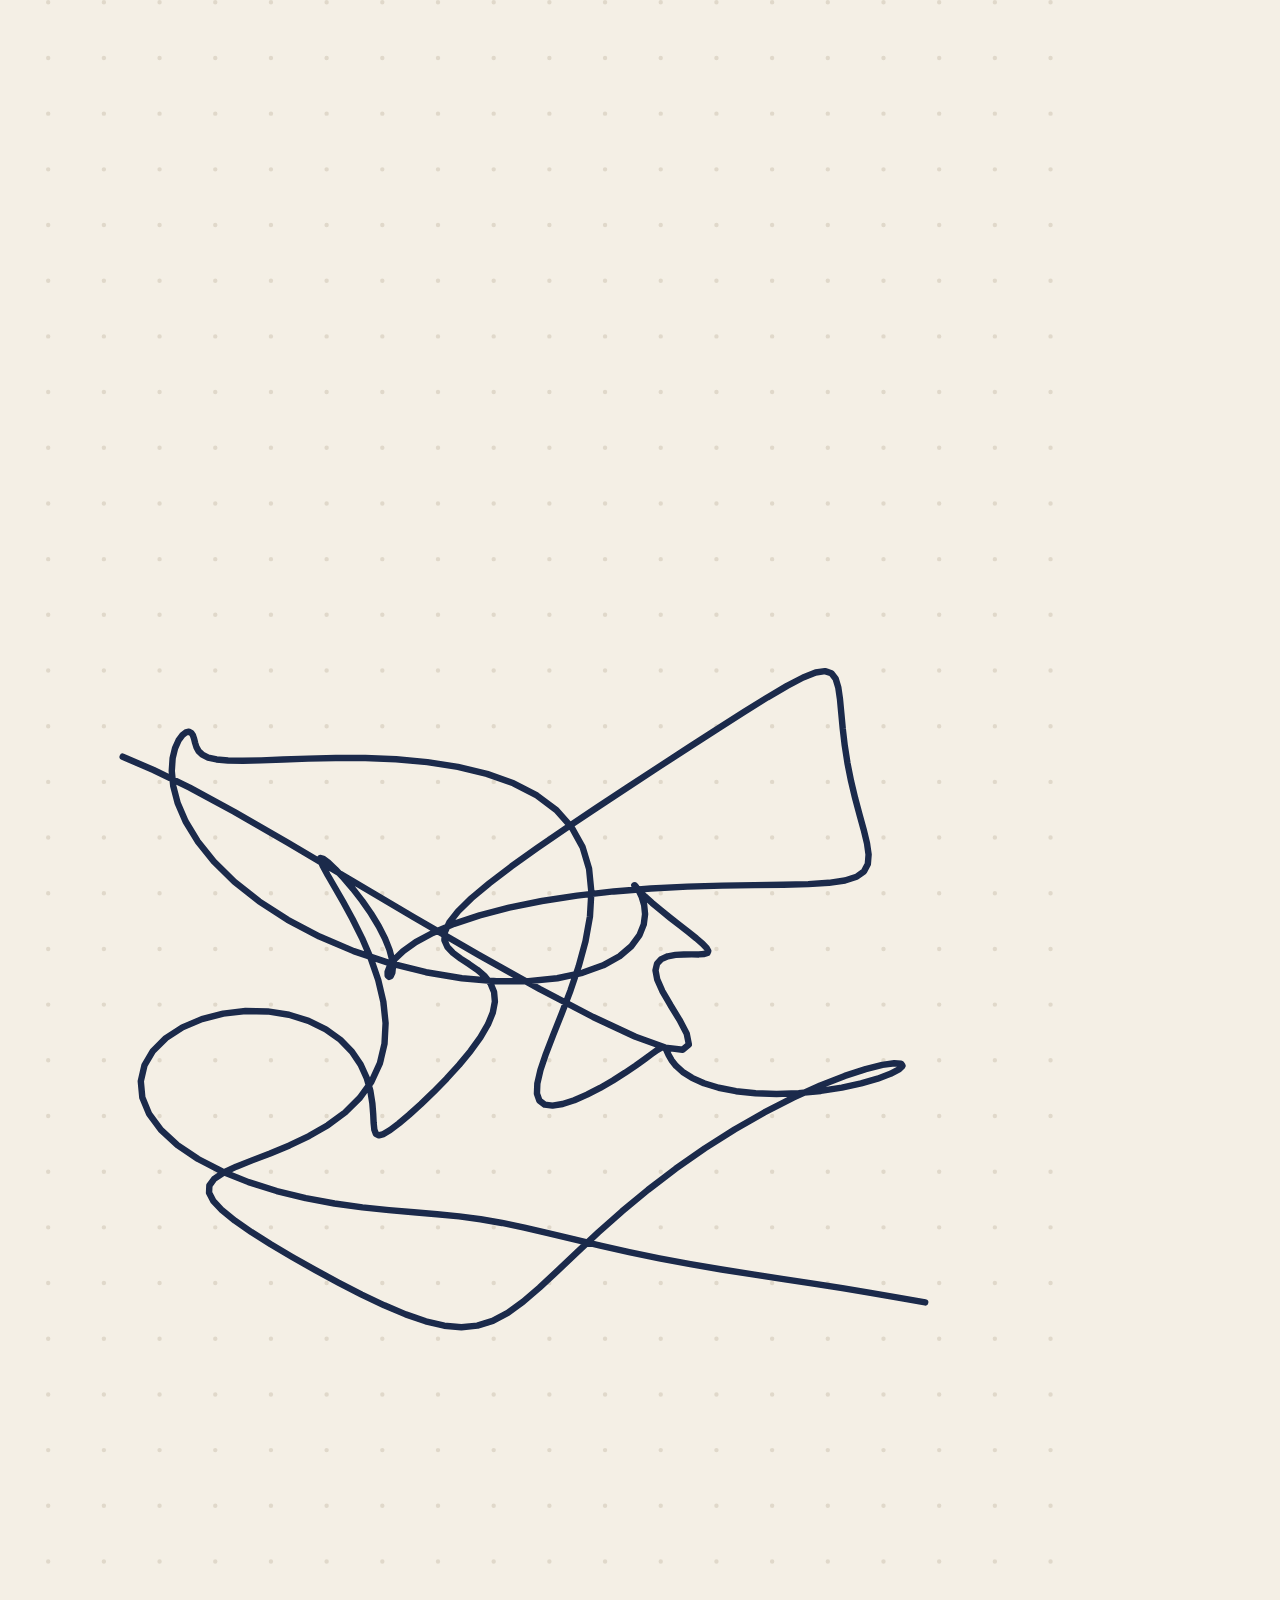
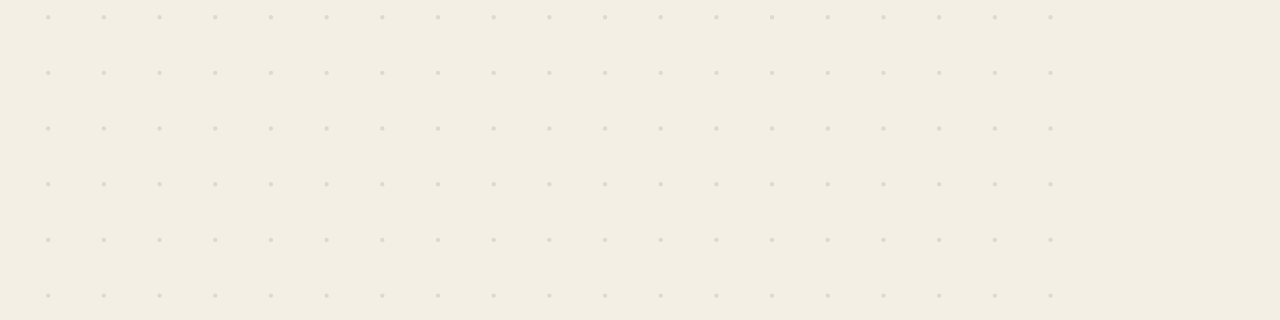
<file: promo/comp.html>
<!DOCTYPE html>
<!-- Rungkai Kusut · "Satu benang" — 1080×1920 TikTok / Reels promo. Built with the onetake method (lib: motion.js, PolyForm NC). -->
<html lang="ms">
<head>
<meta charset="utf-8">
<title>Rungkai Kusut · Satu benang</title>
<link rel="stylesheet" href="fonts.css">
<style>
html,body{margin:0;width:1080px;height:1920px;overflow:hidden;background:#F4EFE5}
canvas{position:absolute;left:0;top:0;width:1080px;height:1920px}
#hud{position:absolute;left:12px;bottom:8px;font:20px monospace;color:#c00;display:none}
</style>
</head>
<body>
<canvas id="cv"></canvas>
<div id="hud"></div>
<script src="motion.js"></script>
<script>
'use strict';
const { clamp, lerp, seg, sstep, ssstep, ease, spring, spline } = OM;
const W = 1080, H = 1920, DUR = 21;
// TikTok + Reels shared safe zone (1080×1920): top 250 (status / tabs / IG header), bottom 480 (caption, audio, nav),
// right 150 (like / comment / share rail), left 72. Everything that must be read lives inside it.
const SAFE = { x0: 72, x1: 930, y0: 250, y1: 1440 };
const CX = (SAFE.x0 + SAFE.x1) / 2;   // 501 — the optical centre of the safe zone, not of the frame
const C = {
  ground: '#F4EFE5', deep: '#E8E1D4', card: '#FFFFFF', line: '#DCD3C3', dot: '#CFC6B5', mute: '#5D6782',
  ink: '#1B2A4A', thread: '#1b2a4b', teal: '#1E7A6C', tealL: '#E1F1EE', mint: '#7FD8B0',
  pink: '#E46F92', pinkD: '#C2456B', pinkL: '#FBE7EE', amber: '#F2B544',
};
const F = {
  sans: (w, px) => `${w} ${px}px Jakarta`,
  serif: px => `400 ${px}px Serif`,
  ital: px => `italic 400 ${px}px Serif`,
};
const Q = new URLSearchParams(location.search);
const cv = document.getElementById('cv'), g = cv.getContext('2d');
const DPR = window.devicePixelRatio || 1;
cv.width = W * DPR; cv.height = H * DPR;

// ───────────────────────── timeline (seconds) ─────────────────────────
const T = {
  hook1: 0.12, hook2: 0.46, hook3: 0.80, hookQ: 1.25,       // three pains, then the question
  grab: 2.75, pull: 2.95, pulled: 4.15, release: 4.35,       // the finger pulls the thread straight
  rungkai: 3.15, tableIn: 4.2, sub1: 5.2, badge: 5.5,         // the table grows under the line
  dash: 6.25, dashHead: 6.45, sub2: 7.35,                      // the line becomes the chart
  restA: 8.45, flow: 9.95, flowHead: 10.05,                    // dead still, then pour down
  burst: 12.55, cta: 14.0, tap: 16.0, end: 17.0,
};
const BURST = [[12.55, 'Data.'], [12.85, 'Dashboard.'], [13.15, 'Automasi.'], [13.45, 'Apps.'], [13.75, 'AI.']];
const BURST_BG = ['#F4EFE5', '#1B2A4A', '#E46F92', '#1E7A6C', '#1B2A4A'];   // a real cut: the whole ground flips on every word
const burstI = t => (t >= BURST[0][0] && t < 14.0) ? OM.staccato(t, BURST).i : -1;
const FLOW_Y = 1340;    // the flow section sits this far below the dashboard in the world
const END_Y = 4000;     // the burst, the checker and the lockup sit here

// ───────────────────────── the thread: one element, every shape ─────────────────────────
const N = 360;
function resample(poly, n = N) {             // even arc-length samples of a polyline
  const L = [0]; for (let i = 1; i < poly.length; i++) L.push(L[i - 1] + Math.hypot(poly[i][0] - poly[i - 1][0], poly[i][1] - poly[i - 1][1]));
  const tot = L[L.length - 1], out = []; let j = 0;
  for (let i = 0; i < n; i++) {
    const d = tot * i / (n - 1); while (j < L.length - 2 && L[j + 1] < d) j++;
    const u = (d - L[j]) / ((L[j + 1] - L[j]) || 1); out.push([lerp(poly[j][0], poly[j + 1][0], u), lerp(poly[j][1], poly[j + 1][1], u)]);
  }
  return out;
}
function catmull(pts, per = 24) {
  const out = [];
  for (let i = 0; i < pts.length - 1; i++) {
    const p0 = pts[Math.max(0, i - 1)], p1 = pts[i], p2 = pts[i + 1], p3 = pts[Math.min(pts.length - 1, i + 2)];
    for (let k = 0; k < per; k++) {
      const u = k / per, u2 = u * u, u3 = u2 * u;
      out.push([0.5 * (2 * p1[0] + (-p0[0] + p2[0]) * u + (2 * p0[0] - 5 * p1[0] + 4 * p2[0] - p3[0]) * u2 + (-p0[0] + 3 * p1[0] - 3 * p2[0] + p3[0]) * u3),
                0.5 * (2 * p1[1] + (-p0[1] + p2[1]) * u + (2 * p0[1] - 5 * p1[1] + 4 * p2[1] - p3[1]) * u2 + (-p0[1] + 3 * p1[1] - 3 * p2[1] + p3[1]) * u3)]);
    }
  }
  out.push(pts[pts.length - 1]); return out;
}
// the tangle: a scribble that breathes. Free ends at both sides; the finger takes the right one.
const TANG = { cx: 500, cy: 1050, end: [880, 1330], start: [130, 820] };
function scribble(s, t) {
  const a = 2 * Math.PI * s, b = 0.6 * Math.sin(1.3 * t + s * 9) ;
  return [TANG.cx + 250 * Math.sin(a * 3 + 0.6 + 0.05 * b) + 105 * Math.sin(a * 7 + 1.9) + 42 * Math.sin(a * 15 + 0.3 + 0.2 * b) + 5 * Math.sin(2.3 * t + s * 31),
          TANG.cy + 190 * Math.sin(a * 2 + 2.1) + 95 * Math.cos(a * 6 + 0.4 + 0.05 * b) + 40 * Math.sin(a * 13 + 1.1) + 5 * Math.cos(1.9 * t + s * 27)];
}
function tangle(t) {
  const P = [];
  for (let i = 0; i < N; i++) {
    const s = i / (N - 1); let p = scribble(s, t);
    if (s > 0.93) { const u = seg(s, 0.93, 1), q = scribble(0.93, t); p = [lerp(p[0], lerp(q[0], TANG.end[0], u), ssstep(0, 1, u)), lerp(p[1], lerp(q[1], TANG.end[1], u), ssstep(0, 1, u))]; }
    if (s < 0.05) { const u = 1 - seg(s, 0, 0.05), q = scribble(0.05, t); p = [lerp(p[0], lerp(q[0], TANG.start[0], u), ssstep(0, 1, u)), lerp(p[1], lerp(q[1], TANG.start[1], u), ssstep(0, 1, u))]; }
    P.push(p);
  }
  return P;
}
const LINE_Y = 760, TBL = { x0: 110, x1: 890 };
const STRAIGHT = resample([[TBL.x0, LINE_Y], [TBL.x1, LINE_Y]]);
// chart: seven days of sales inside the dashboard card
const VALS = [30, 44, 38, 57, 50, 71, 86];
const CH = { x0: 150, x1: 860, y0: 985, y1: 1330 };
const CPTS = VALS.map((v, i) => [CH.x0 + i * (CH.x1 - CH.x0) / 6, CH.y1 - v / 100 * (CH.y1 - CH.y0)]);
const CHART = resample(catmull(CPTS));
// flow: a stepper line down the left gutter, one node per process
const FX = 150, FTOP = 1690 + 0, FBOT = 2960;
const FLOW = resample([[FX, FTOP], [FX, FBOT]]);
const NODES = [
  { y: 2045, a: 'Borang kertas', b: 'Borang digital' },
  { y: 2330, a: 'Kelulusan WhatsApp', b: 'Workflow automatik' },
  { y: 2615, a: 'Taip semula data', b: 'Sistem bersambung' },
];
// the gauge (Data Kusut Checker) and the lockup line
const GA = { cx: CX, cy: END_Y + 1030, r: 290 };
const ARC = resample(Array.from({ length: 121 }, (_, i) => { const a = Math.PI + Math.PI * i / 120; return [GA.cx + GA.r * Math.cos(a), GA.cy + GA.r * Math.sin(a)]; }));
const MARK_Y = END_Y + 905;
let MARKLINE = null, UNDER = [];   // measured in __ready

// a stage re-targets every point, staggered along the thread (dir +1: from s=0, −1: from s=1)
function morph(A, B, t, t0, d, st, dir, curve) {
  const out = new Array(N);
  for (let i = 0; i < N; i++) {
    const s = i / (N - 1), lag = st * (dir > 0 ? s : 1 - s), k = curve(seg(t, t0 + lag, t0 + lag + d - st));
    out[i] = [lerp(A[i][0], B[i][0], k), lerp(A[i][1], B[i][1], k)];
  }
  return out;
}
function underlineFor(t) {   // burst: the thread is the underline of the current word, snapping width on each cut
  const { i } = OM.staccato(t, BURST); const u = UNDER[Math.max(0, i)], prev = UNDER[Math.max(0, i - 1)];
  const tc = BURST[Math.max(0, i)][0], k = spring(t - tc, 0.45, 30), w = lerp(i > 0 ? prev.w : u.w * 0.6, u.w, k);
  const y = END_Y + 960 + 34, wob = OM.ring(t - tc, 9, 34) * 16;
  return Array.from({ length: N }, (_, j) => { const s = j / (N - 1); return [CX - w / 2 + w * s, y + wob * Math.sin(Math.PI * s)]; });
}
function threadAt(t) {
  if (t < T.pull) return tangle(t);
  if (t < T.dash) {
    // pulled from its right end: the end rides the finger, the rest straightens behind it
    const A = tangle(Math.min(t, T.pull + 0.4)); const P = morph(A, STRAIGHT, t, T.pull, 1.2, 0.62, -1, ease.cubicInOut);
    const ring = OM.ring(t - T.pulled, 6, 20) * 22;   // the line twangs when it comes taut
    if (t > T.pulled) for (let i = 0; i < N; i++) P[i][1] += ring * Math.sin(Math.PI * i / (N - 1));
    return P;
  }
  if (t < T.flow) return morph(STRAIGHT, CHART, t, T.dash, 1.0, 0.35, +1, ease.expoOut);
  if (t < T.burst) return morph(CHART, FLOW, t, T.flow, 2.0, 1.35, +1, ease.cubicInOut);
  if (t < T.cta) return underlineFor(t);
  if (t < T.end) return morph(underlineFor(T.cta - 0.001), ARC, t, T.cta, 0.8, 0.2, -1, ease.expoOut);
  return morph(ARC, MARKLINE, t, T.end, 0.9, 0.25, +1, ease.expoInOut);
}
// node i is reached when the pour passes its height
const nodeT = i => { const s = (NODES[i].y + FLOW_Y * 0 - FTOP) / (FBOT - FTOP); return T.flow + 1.35 * s + 0.4; };

// ───────────────────────── messy fragments riding the tangle → clean cells ─────────────────────────
const COLS = [120, 362, 880];
const ROWS = [905, 1005, 1105, 1205];
const TABLE = [['12 Mac', 'Shah Alam', '1,250.00'], ['13 Mac', 'Shah Alam', '2,480.00'], ['14 Mac', 'Klang', '1,960.00'], ['15 Mac', 'Subang', '3,120.00']];
const FRAG = [
  { txt: '12/3/24', s: 0.13, cell: [0, 0] }, { txt: 'shah alam ', s: 0.30, cell: [0, 1] }, { txt: 'RM 1,250', s: 0.45, cell: [0, 2] },
  { txt: '2024-03-13', s: 0.57, cell: [1, 0] }, { txt: 'SHAH ALAM', s: 0.70, cell: [1, 1] }, { txt: '"2480"', s: 0.82, cell: [1, 2] },
  { txt: '#N/A', s: 0.22, cell: null }, { txt: 'duplicate', s: 0.64, cell: null },
];
const hopT = i => T.tableIn + 0.05 + i * 0.07;

// ───────────────────────── camera ─────────────────────────
const KEYS = [
  { t: 0, x: 520, y: 1010, zoom: 1.07 },
  { t: 2.7, x: 530, y: 1000, zoom: 1.04, curve: ease.sineInOut },
  { t: 4.25, x: 540, y: 960, zoom: 1.0, curve: ease.sineInOut },            // follows the pull, ~0.1 s ahead of the twang
  { t: 6.25, x: 540, y: 960, zoom: 1.0 },
  { t: 7.1, x: 540, y: 975, zoom: 1.0, curve: ease.cubicInOut },
  { t: 10.0, x: 540, y: 975, zoom: 1.0 },
  { t: 10.85, x: 540, y: 960 + FLOW_Y, zoom: 1.0, curve: ease.expoInOut },  // whips down with the pour
  { t: 12.0, x: 540, y: 960 + FLOW_Y + 20, zoom: 1.0, curve: ease.sineInOut },
  { t: 12.549, x: 540, y: 960 + FLOW_Y + 20, zoom: 1.0 },
  { t: 12.55, x: 540, y: 960 + END_Y, zoom: 1.0 },                           // hard cut into the burst
  { t: 16.5, x: 540, y: 960 + END_Y, zoom: 1.0 },
  { t: 17.0, x: 540, y: 960 + END_Y - 10, zoom: 1.03, curve: ease.cubicInOut },
  { t: 18.2, x: 540, y: 960 + END_Y, zoom: 1.0, curve: ease.cubicInOut },
];
const HITS = [[1.3, 7, 9], [4.15, 9, 8], [6.35, 5, 10], [12.55, 8, 10], [13.75, 10, 9], [16.45, 8, 9], [17.62, 6, 9]];
const handEnv = t => sstep(0.05, 0.4, t) * (1 - sstep(2.5, 2.9, t)) + sstep(10.7, 11.0, t) * (1 - sstep(11.9, 12.3, t));
function camAt(t) {
  const c = OM.camera(t, KEYS, { W, H }), e = handEnv(t) * 4.5;
  let x = c.x + e * (Math.sin(1.7 * t) + 0.6 * Math.sin(2.9 * t + 1)) / c.zoom, y = c.y + e * (Math.sin(1.3 * t + 2) + 0.5 * Math.sin(3.3 * t)) / c.zoom, rot = c.rot;
  for (const [th, amp, decay] of HITS) { const s = OM.shake(t, th, { amp, decay, seed: Math.round(th * 100) }); x += s.x / c.zoom; y += s.y / c.zoom; rot += s.rot; }
  return { x, y, zoom: c.zoom, rot };
}

// ───────────────────────── the finger (the cause) ─────────────────────────
const FING = [
  { t: 2.35, x: 990, y: 1520 }, { t: T.grab, x: TANG.end[0], y: TANG.end[1] }, { t: T.pull, x: TANG.end[0], y: TANG.end[1] },
  { t: T.pulled, x: TBL.x1, y: LINE_Y }, { t: T.release + 0.5, x: 960, y: 640 },
];
const FING2 = [{ t: 15.35, x: 1000, y: END_Y + 1560 }, { t: 15.92, x: CX + 120, y: END_Y + 1342 }, { t: 16.4, x: CX + 120, y: END_Y + 1342 }, { t: 16.9, x: 1000, y: END_Y + 1520 }];
function finger(t) {
  if (t > 2.35 && t < T.release + 0.5) {
    const p = spline(FING, t), down = t >= T.grab && t <= T.release ? 1 : 0;
    const op = sstep(2.35, 2.6, t) * (1 - sstep(T.release + 0.1, T.release + 0.45, t));
    return { x: p[0], y: p[1], op, down: sstep(T.grab - 0.08, T.grab + 0.05, t) * (1 - sstep(T.release, T.release + 0.12, t)), tap: T.grab };
  }
  if (t > 15.35 && t < 16.9) {
    const p = spline(FING2, t), op = sstep(15.35, 15.6, t) * (1 - sstep(16.45, 16.85, t));
    return { x: p[0], y: p[1], op, down: sstep(T.tap - 0.06, T.tap, t) * (1 - sstep(T.tap + 0.12, T.tap + 0.24, t)), tap: T.tap };
  }
  return null;
}

// ───────────────────────── drawing helpers ─────────────────────────
function txt(s, x, y, font, color, { align = 'left', op = 1, sx = 1, sy = 1, dy = 0, base = 'alphabetic', track = 0 } = {}) {
  if (op <= 0.003) return;
  g.save(); g.globalAlpha *= clamp(op); g.font = font; g.fillStyle = color; g.textAlign = align; g.textBaseline = base;
  if (track) g.letterSpacing = track + 'px';
  g.translate(x, y + dy); g.scale(sx, sy); g.fillText(s, 0, 0); g.restore();
}
function rrect(x, y, w, h, r) { g.beginPath(); g.roundRect(x, y, w, h, r); }
function card(x, y, w, h, r, op, fill = C.card, shadow = true) {
  if (op <= 0.003) return;
  g.save(); g.globalAlpha *= op;
  if (shadow) { g.shadowColor = 'rgba(27,42,74,0.14)'; g.shadowBlur = 50 * DPR; g.shadowOffsetY = 18 * DPR; }
  rrect(x, y, w, h, r); g.fillStyle = fill; g.fill(); g.restore();
}
function chip(s, x, y, font, fg, bg, op = 1, sc = 1, padX = 18, h = 52) {
  if (op <= 0.003) return;
  g.save(); g.font = font; const w = g.measureText(s).width + padX * 2; g.globalAlpha *= op;
  g.translate(x, y); g.scale(sc, sc); rrect(-w / 2, -h / 2, w, h, h / 2); g.fillStyle = bg; g.fill();
  g.fillStyle = fg; g.textAlign = 'center'; g.textBaseline = 'middle'; g.fillText(s, 0, 2); g.restore();
  return w;
}
// a headline line: lands with wordRise, leaves with liftOut
function head(s, x, y, font, color, tIn, tOut, t, opts = {}) {
  if (t < tIn || t > tOut + 0.3 || (tIn < T.burst && t >= T.burst && tOut >= T.burst - 0.01)) return;
  const r = OM.wordRise(t, tIn, { dist: 34, omega: 20 }), o = OM.liftOut(t, tOut, { dur: 0.24, dist: 60 });
  txt(s, x, y, font, color, { ...opts, op: r.op * o.op, dy: r.y + o.dy, sx: r.s * o.s, sy: r.s * o.s });
}
const W_ = (s, font) => { g.save(); g.font = font; const w = g.measureText(s).width; g.restore(); return w; };

// ───────────────────────── seek ─────────────────────────
let CAM, VIEW, TRK = {};
function seek(t) {
  t = clamp(t, 0, DUR);
  g.setTransform(DPR, 0, 0, DPR, 0, 0);
  const bi = burstI(t);
  g.globalAlpha = 1; g.fillStyle = bi > 0 ? BURST_BG[bi] : C.ground; g.fillRect(0, 0, W, H);
  CAM = camAt(t); VIEW = OM.view(CAM, { W, H });
  const setM = M => g.setTransform(M[0] * DPR, M[1] * DPR, M[2] * DPR, M[3] * DPR, M[4] * DPR, M[5] * DPR);

  // far lattice: a data grid the camera slides against
  const G = OM.lattice(CAM, { depth: 1.2, spacing: 54, px: 2.2, W, H }); setM(G.matrix);
  g.fillStyle = C.dot; g.globalAlpha = 0.55; g.beginPath();
  for (let x = G.x0; x <= G.x1; x += G.spacing) for (let y = G.y0; y <= G.y1; y += G.spacing) { g.moveTo(x + G.r, y); g.arc(x, y, G.r, 0, 6.2832); }
  g.fill(); g.globalAlpha = 1;

  setM(VIEW);
  const P = threadAt(t);
  // the thread first, always the same stroke style — it is the one thing that survives every boundary
  g.lineCap = 'round'; g.lineJoin = 'round'; g.strokeStyle = bi > 0 ? '#FFFFFF' : C.thread;
  g.lineWidth = t < T.pull ? 6 : t < T.flow ? lerp(6, 7, sstep(T.dash, T.dash + 0.5, t)) : 7;
  g.beginPath(); g.moveTo(P[0][0], P[0][1]); for (let i = 1; i < N; i++) g.lineTo(P[i][0], P[i][1]); g.stroke();
  TRK.thread = P;

  drawTableAndDash(t, P);
  drawFlow(t, P);
  drawEnd(t, P);

  // the finger, in the world (it is the cause)
  const f = finger(t);
  if (f) {
    g.save(); g.globalAlpha = f.op;
    const pr = t - f.tap; if (pr > 0 && pr < 0.6) { g.beginPath(); g.arc(f.x, f.y, 40 + pr * 150, 0, 6.2832); g.strokeStyle = C.ink; g.globalAlpha = f.op * 0.35 * (1 - pr / 0.6); g.lineWidth = 4; g.stroke(); g.globalAlpha = f.op; }
    const r = 44 - 8 * f.down;
    g.shadowColor = 'rgba(27,42,74,0.25)'; g.shadowBlur = 24 * DPR; g.shadowOffsetY = 8 * DPR;
    g.beginPath(); g.arc(f.x, f.y, r, 0, 6.2832); g.fillStyle = 'rgba(255,255,255,0.78)'; g.fill(); g.shadowColor = 'transparent';
    g.lineWidth = 5; g.strokeStyle = C.ink; g.stroke();
    g.beginPath(); g.arc(f.x, f.y, 11 + 5 * f.down, 0, 6.2832); g.fillStyle = C.ink; g.fill();
    g.restore(); TRK.finger = [f.x, f.y];
  } else TRK.finger = null;

  // screen space: headlines live in the safe zone whatever the camera does
  g.setTransform(DPR, 0, 0, DPR, 0, 0);
  drawHeadlines(t);
  if (Q.has('safe')) drawSafe();
  if (Q.has('hud')) { const h = document.getElementById('hud'); h.style.display = 'block'; h.textContent = t.toFixed(2) + 's'; }
  return true;
}

function drawHeadlines(t) {
  const L = SAFE.x0 + 8;
  // hook: three pains, fast, small; then the question, big
  head('Excel bersepah.', L, 352, F.sans(800, 60), C.ink, T.hook1, T.pull - 0.05, t);
  head('PDF berlambak.', L, 430, F.sans(800, 60), C.ink, T.hook2, T.pull - 0.01, t);
  head('WhatsApp tak henti.', L, 508, F.sans(800, 60), C.ink, T.hook3, T.pull + 0.03, t);
  if (t >= T.hookQ && t < T.pull + 0.4) {
    const r = OM.wordRise(t, T.hookQ, { dist: 40, omega: 18 }), o = OM.liftOut(t, T.pull + 0.07, { dur: 0.24, dist: 60 });
    const op = r.op * o.op, dy = r.y + o.dy;
    txt('Data anda', L, 640, F.serif(104), C.ink, { op, dy });
    const im = OM.impact(t, T.hookQ + 0.06, { sqx: 0.08, sqy: 0.1 });
    let x = L + W_('Data anda ', F.serif(104)); const kb = Math.max(0, t - T.pull + 0.12);
    'kusut?'.split('').forEach((ch, i) => {
      const o = i - 2.5, w = W_(ch, F.ital(104));
      g.save(); g.translate(x + w / 2 + o * 260 * kb + 120 * kb, 640 + r.y - 30 + 900 * kb * kb - 260 * kb * Math.abs(Math.sin(i * 1.7))); g.rotate(o * 1.4 * kb);
      txt(ch, -w / 2, 30, F.ital(104), C.pinkD, { op: r.op * (1 - sstep(0.2, 0.45, kb)), sx: im.sx, sy: im.sy }); g.restore(); x += w;
    });
  }
  // rungkai
  head('Kami rungkaikan.', L, 400, F.serif(110), C.ink, T.rungkai, T.dash - 0.05, t);
  head('Bersih. Tersusun. Satu sumber.', L, 488, F.sans(700, 40), C.teal, T.sub1, T.dash, t);
  // dashboard
  head('Dashboard', L, 380, F.serif(110), C.ink, T.dashHead, T.flow - 0.05, t);
  head('yang jelas.', L, 486, F.ital(110), C.teal, T.dashHead + 0.12, T.flow - 0.02, t);
  // (from the reference) every source, hard-cut in a pill, then melted into one view
  if (t >= T.sub2 && t < T.sub2 + 0.9) {
    const { word, i } = OM.staccato(t, [[T.sub2, 'Setiap cawangan.'], [T.sub2 + 0.3, 'Setiap invois.'], [T.sub2 + 0.6, 'Setiap akaun.']]);
    const im = OM.impact(t, T.sub2 + 0.3 * i, { sqx: 0.06, sqy: 0.08 }), w = W_(word, F.sans(800, 40)) + 44;
    chip(word, L + w / 2, 560, F.sans(800, 40), '#FFFFFF', C.ink, 1, im.sx, 22, 70);
  }
  head('→ satu dashboard.', L, 576, F.sans(800, 46), C.teal, T.sub2 + 0.9, T.flow, t);
  // flow
  head('Proses manual?', L, 380, F.serif(110), C.ink, T.flowHead + 0.35, T.burst - 0.001, t);
  head('Kami digitalkan.', L, 486, F.ital(110), C.teal, T.flowHead + 0.5, T.burst - 0.001, t);
  // checker
  head('Excel anda', L, 380, F.serif(104), C.ink, T.cta + 0.1, T.end, t);
  head('sekusut mana?', L, 482, F.ital(104), C.pinkD, T.cta + 0.2, T.end + 0.03, t);
}

function drawTableAndDash(t, P) {
  if (t < 0 || t > T.flow + 2.2) return;
  // fragments: chips riding the thread, then hopping into their cells and coming out clean
  FRAG.forEach((fr, i) => {
    const idx = Math.round(fr.s * (N - 1)), p = t < T.tableIn ? P[idx] : null;
    const ride = t < T.tableIn ? P[idx] : threadAt(T.tableIn - 0.001)[idx];
    if (fr.cell === null) {   // rubbish: shaken loose by the pull, falls out of the frame
      const tf = T.pull + 0.25 + i * 0.02, k = Math.max(0, t - tf), y = ride[1] + 0.5 * 2600 * k * k, op = 1 - sstep(tf + 0.25, tf + 0.6, t);
      if (op > 0) chip(fr.txt, ride[0] + k * 60, y - 40, F.sans(700, 30), C.pinkD, C.pinkL, op * sstep(0.0, 0.25, t), 1, 16, 50);
      return;
    }
    const [r, c] = fr.cell, th = hopT(i), land = th + 0.42;
    const cellX = c === 2 ? COLS[2] : COLS[c], cellY = ROWS[r];
    if (t < th) { chip(fr.txt, ride[0], ride[1] - 40, F.sans(700, 30), C.pinkD, C.pinkL, sstep(0.0, 0.25, t), 1, 16, 50); return; }
    if (t < land) {
      const h = OM.hop(t, th, land, { x: ride[0], y: ride[1] - 40 }, { x: c === 2 ? cellX - 90 : cellX + 90, y: cellY - 12 }, { height: 120 });
      chip(fr.txt, h.x, h.y, F.sans(700, 30), C.pinkD, C.pinkL, 1 - 0.3 * h.k, 1 - 0.1 * h.k, 16, 50); return;
    }
  });
  // the table card grows under the line, rows drop out of it like copies of the thread
  if (t >= T.tableIn - 0.05 && t < T.dash + 1.2) {
    const A = { x: 90, y: 700, w: 820, h: 620, r: 28 }, B = { x: 90, y: 660, w: 820, h: 790, r: 28 };
    const m = t < T.dash ? A : OM.morphRect(t, T.dash, T.dash + 0.7, A, B, { curve: ease.expoOut });
    const pop = OM.popIn(t, T.tableIn - 0.05, { rise: 0, s0: 0.97 });
    g.save(); g.globalAlpha = 1; g.translate(m.x + m.w / 2, m.y + m.h / 2); g.scale(pop.s, pop.s); g.translate(-(m.x + m.w / 2), -(m.y + m.h / 2));
    card(m.x, m.y, m.w, m.h, m.r, pop.op);
    g.restore();
  }
  if (t >= T.dash + 0.69 && t <= T.flow + 2.2) {   // the dashboard card stays in the world; the camera leaves it
    card(90, 660, 820, 790, 28, 1);
  }
  if (t >= T.tableIn && t < T.dash + 0.4) {
    const out = i => OM.liftOut(t, T.dash + i * 0.03, { dur: 0.22, dist: 30 });
    // header
    const hr = OM.wordRise(t, T.tableIn + 0.1), ho = out(0);
    ['Tarikh', 'Lokasi', 'Jualan (RM)'].forEach((h, c) => txt(h, COLS[c], 820, F.sans(700, 28), C.mute, { align: c === 2 ? 'right' : 'left', op: hr.op * ho.op, dy: hr.y + ho.dy }));
    for (let r = 0; r < 4; r++) {
      const ld = spring(t - (T.tableIn + 0.08 + r * 0.07), 0.7, 18), y = lerp(LINE_Y, ROWS[r] + 45, ld), o = out(r + 1);
      g.save(); g.globalAlpha = o.op * clamp(ld * 3); g.strokeStyle = C.line; g.lineWidth = 2; g.beginPath(); g.moveTo(TBL.x0, y); g.lineTo(TBL.x1, y); g.stroke(); g.restore();
      for (let c = 0; c < 3; c++) {
        const fi = FRAG.findIndex(f => f.cell && f.cell[0] === r && f.cell[1] === c);
        const tl = fi >= 0 ? hopT(fi) + 0.42 : T.tableIn + 0.55 + r * 0.08 + c * 0.04;
        if (t < tl) continue;
        const im = OM.impact(t, tl, { sqx: 0.1, sqy: 0.14 }), w = OM.wordRise(t, tl, { dist: fi >= 0 ? 0 : 20 });
        txt(TABLE[r][c], COLS[c], ROWS[r] + 10, F.sans(c === 0 ? 500 : 700, 38), C.ink, { align: c === 2 ? 'right' : 'left', op: w.op * o.op, dy: w.y + o.dy, sx: im.sx, sy: im.sy });
      }
    }
    // the proof badge
    const b = OM.popIn(t, T.badge), bo = out(5);
    chip('✓  0 duplikasi · 1 format · 1 sumber', CX, 1268 + b.dy + bo.dy, F.sans(700, 30), C.teal, C.tealL, b.op * bo.op, b.s, 22, 58);
  }
  // dashboard content
  if (t >= T.dash) {
    const fade = 1 - sstep(T.flow + 1.4, T.flow + 1.9, t);
    if (fade <= 0) return;
    g.save(); g.globalAlpha = fade;
    const k1 = OM.popIn(t, T.dash + 0.35), k2 = OM.popIn(t, T.dash + 0.48);
    txt('JUALAN · MAC 2024', 130, 722, F.sans(700, 24), C.mute, { op: k1.op, dy: k1.dy, track: 2 });
    card(130, 745, 360, 170, 22, k1.op, C.tealL, false);
    txt('RM 128k', 158, 830 + k1.dy, F.sans(800, 58), C.ink, { op: k1.op });
    txt('▲ 18% minggu ini', 160, 880 + k1.dy, F.sans(700, 26), C.teal, { op: k1.op });
    card(510, 745, 360, 170, 22, k2.op, C.deep, false);
    txt('Subang', 538, 830 + k2.dy, F.sans(800, 58), C.ink, { op: k2.op });
    txt('cawangan terbaik', 540, 880 + k2.dy, F.sans(700, 26), C.mute, { op: k2.op });
    // grid + area under the line
    const ga = sstep(T.dash + 0.6, T.dash + 1.0, t);
    g.globalAlpha = fade * ga * 0.8; g.strokeStyle = C.line; g.lineWidth = 2;
    for (let i = 0; i < 3; i++) { const y = CH.y0 + i * (CH.y1 - CH.y0) / 3; g.beginPath(); g.moveTo(CH.x0, y); g.lineTo(CH.x1, y); g.stroke(); }
    if (t < T.flow + 0.3) {
      const af = sstep(T.dash + 0.75, T.dash + 1.15, t) * (1 - sstep(T.flow, T.flow + 0.3, t));
      g.globalAlpha = fade * af; const gr = g.createLinearGradient(0, CH.y0, 0, CH.y1); gr.addColorStop(0, 'rgba(30,122,108,0.28)'); gr.addColorStop(1, 'rgba(30,122,108,0)');
      g.fillStyle = gr; g.beginPath(); g.moveTo(CHART[0][0], CH.y1); for (const p of P) g.lineTo(p[0], Math.min(p[1], CH.y1)); g.lineTo(CHART[N - 1][0], CH.y1); g.closePath(); g.fill();
    }
    g.globalAlpha = fade;
    ['Isn', 'Sel', 'Rab', 'Kha', 'Jum', 'Sab', 'Ahd'].forEach((d, i) => txt(d, CPTS[i][0], 1395, F.sans(700, 24), C.mute, { align: 'center', op: ga }));
    // points pop as the line passes them; the last one is the news
    if (t < T.flow + 0.2) CPTS.forEach((p, i) => {
      const tp = T.dash + 0.55 + i * 0.06, k = spring(t - tp, 0.45, 26), op = 1 - sstep(T.flow, T.flow + 0.2, t);
      if (k <= 0) return; g.globalAlpha = fade * op;
      g.beginPath(); g.arc(p[0], p[1], (i === 6 ? 15 : 10) * k, 0, 6.2832); g.fillStyle = i === 6 ? C.teal : C.card; g.fill(); g.lineWidth = 5; g.strokeStyle = i === 6 ? C.teal : C.ink; g.stroke();
    });
    if (t < T.flow + 0.2) { const b = OM.popIn(t, T.dash + 1.05); chip('+18%', CPTS[6][0] - 20, CPTS[6][1] - 62 + b.dy, F.sans(800, 30), '#fff', C.teal, b.op * (1 - sstep(T.flow, T.flow + 0.2, t)), b.s, 16, 50); }
    g.restore();
  }
}

function drawFlow(t, P) {
  if (t < T.flow || t >= T.burst) return;
  NODES.forEach((n, i) => {
    const tn = nodeT(i), y = n.y + 0;
    if (t < tn - 0.15) return;
    const k = spring(t - tn, 0.5, 24), im = OM.impact(t, tn);
    g.beginPath(); g.arc(FX, y, 22 * clamp(k * 1.2, 0, 1.1), 0, 6.2832); g.fillStyle = C.teal; g.fill();
    g.save(); g.globalAlpha = clamp(k * 2); g.lineWidth = 4; g.strokeStyle = '#fff'; g.beginPath(); g.moveTo(FX - 9, y); g.lineTo(FX - 2, y + 7); g.lineTo(FX + 10, y - 7); g.stroke(); g.restore();
    const pc = OM.popIn(t, tn - 0.08, { rise: 0, s0: 0.9, ds: 0.1 });
    g.save(); g.translate(205, y); g.scale(pc.s * im.sx, pc.s * im.sy); g.translate(-205, -y);
    card(205, y - 105, 715, 210, 26, pc.op);
    txt(n.a, 245, y - 22, F.sans(700, 34), C.mute, { op: pc.op });
    const st = ease.expoOut(seg(t, tn + 0.08, tn + 0.3)), aw = W_(n.a, F.sans(700, 34));
    if (st > 0) { g.globalAlpha = pc.op; g.strokeStyle = C.pinkD; g.lineWidth = 4; g.beginPath(); g.moveTo(245, y - 33); g.lineTo(245 + aw * st, y - 33); g.stroke(); g.globalAlpha = 1; }
    const w = OM.wordRise(t, tn + 0.16, { dist: 24 });
    txt('→ ' + n.b, 245, y + 50, F.sans(800, 46), C.ink, { op: w.op * pc.op, dy: w.y });
    g.restore();
  });
}

function drawEnd(t, P) {
  if (t < T.burst) return;
  const Y = END_Y;
  // burst: hard-cut words over the thread underline
  if (t < T.cta) {
    const { word, i } = OM.staccato(t, BURST), tc = BURST[i][0], im = OM.impact(t, tc, { sqx: 0.06, sqy: 0.09 });
    txt(word, CX, Y + 960, F.sans(800, i === 4 ? 190 : 132), i === 0 ? C.ink : i === 4 ? C.pink : '#FFFFFF', { align: 'center', sx: im.sx, sy: im.sy, track: -2 });
  }
  // the checker
  if (t >= T.cta && t < T.end + 0.4) {
    const out = OM.liftOut(t, T.end, { dur: 0.28, dist: 40 });
    const fill = t < T.cta + 0.55 ? 0 : t < T.tap + 0.05 ? 41 * ease.expoOut(seg(t, T.cta + 0.55, T.cta + 1.3)) : lerp(41, 98, ease.expoOut(seg(t, T.tap + 0.05, T.tap + 0.6)));
    const good = sstep(T.tap + 0.15, T.tap + 0.45, t);
    g.save(); g.globalAlpha = out.op; g.translate(0, out.dy);
    g.lineCap = 'round'; g.lineWidth = 30; g.strokeStyle = good > 0.5 ? C.teal : C.pink;
    if (fill > 0.2) { g.beginPath(); g.arc(GA.cx, GA.cy, GA.r, Math.PI, Math.PI + Math.PI * fill / 100); g.stroke(); }
    const n = Math.round(fill), k = OM.popIn(t, T.cta + 0.5);
    const imn = OM.impact(t, T.tap + 0.6, { sqx: 0.1, sqy: 0.12 });
    txt(String(n), GA.cx, GA.cy - 60, F.sans(800, 150), C.ink, { align: 'center', op: k.op, dy: k.dy, sx: imn.sx, sy: imn.sy });
    txt('/ 100', GA.cx, GA.cy - 2, F.sans(700, 32), C.mute, { align: 'center', op: k.op });
    txt('Sangat kusut', GA.cx, GA.cy + 70, F.sans(800, 44), C.pinkD, { align: 'center', op: k.op * (1 - good) });
    txt('Jelas ✓', GA.cx, GA.cy + 70, F.sans(800, 44), C.teal, { align: 'center', op: good, dy: (1 - good) * 16 });
    ['4 format tarikh', '“Shah Alam” ditaip 4 cara', '9 baris berulang'].forEach((s, i) => {
      const c = OM.popIn(t, T.cta + 0.85 + i * 0.09), cy = Y + 1160 + i * 62;
      chip(s, CX, cy + c.dy, F.sans(700, 29), lerp(0, 1, good) > 0.5 ? C.mute : C.pinkD, good > 0.5 ? C.deep : C.pinkL, c.op, c.s, 18, 50);
      const sw = ease.expoOut(seg(t, T.tap + 0.2 + i * 0.07, T.tap + 0.45 + i * 0.07));
      if (sw > 0) { g.save(); g.font = F.sans(700, 29); const w = g.measureText(s).width; g.strokeStyle = C.mute; g.lineWidth = 3; g.globalAlpha = c.op; g.beginPath(); g.moveTo(CX - w / 2, cy + 2); g.lineTo(CX - w / 2 + w * sw, cy + 2); g.stroke(); g.restore(); }
    });
    const bt = OM.popIn(t, T.cta + 1.2), pr = OM.press(t, T.tap, { depth: 0.08 });
    g.save(); g.translate(CX, Y + 1345); g.scale(bt.s * pr.s, bt.s * pr.s);
    card(-390, -52, 780, 104, 52, bt.op, pr.active ? C.teal : C.ink, true);
    txt('Semak data saya — PERCUMA →', 0, 13, F.sans(800, 36), '#FFFFFF', { align: 'center', op: bt.op });
    g.restore();
    g.restore();
  }
  // lockup: the thread is the line under the name
  if (t >= T.end + 0.2) {
    const letters = MARK.letters;
    letters.forEach((L, i) => {
      const d = OM.letterDrop(t, T.end + 0.32, i, { stagger: 0.045, dist: 60 });
      txt(L.ch, L.x, MARK_Y - 40, L.it ? F.ital(124) : F.serif(124), L.it ? C.pinkD : C.ink, { op: d.op, dy: d.y, sx: d.sx, sy: d.sy });
    });
    const tg = OM.wordRise(t, T.end + 0.95);
    txt('Yang kusut, kami rungkai.', CX, MARK_Y + 92, F.ital(54), C.ink, { align: 'center', op: tg.op, dy: tg.y });
    const top = OM.popIn(t, T.end + 0.75);
    chip('SEMAKAN DATA 45 MINIT · PERCUMA', CX, Y + 640 + top.dy, F.sans(800, 28), C.teal, C.tealL, top.op, top.s, 24, 58);
    const u = OM.popIn(t, T.end + 1.15), im = OM.impact(t, T.end + 1.3, { sqx: 0.05, sqy: 0.08 });
    g.save(); g.translate(CX, Y + 1150); g.scale(u.s * im.sx, u.s * im.sy);
    card(-330, -58, 660, 116, 58, u.op, C.ink, true);
    txt('rungkaikusut.com', 0, 17, F.sans(800, 50), '#FFFFFF', { align: 'center', op: u.op });
    g.restore();
    const l1 = OM.wordRise(t, T.end + 1.35), l2 = OM.wordRise(t, T.end + 1.45);
    txt('Data · Dashboard · Digital · AI', CX, Y + 1295, F.sans(800, 38), C.ink, { align: 'center', op: l1.op, dy: l1.y });
    txt('untuk PKS Malaysia', CX, Y + 1352, F.sans(700, 34), C.mute, { align: 'center', op: l2.op, dy: l2.y });
  }
}

function drawSafe() {
  g.save(); g.fillStyle = 'rgba(228,111,146,0.18)';
  g.fillRect(0, 0, W, SAFE.y0); g.fillRect(0, SAFE.y1, W, H - SAFE.y1); g.fillRect(0, SAFE.y0, SAFE.x0, SAFE.y1 - SAFE.y0); g.fillRect(SAFE.x1, SAFE.y0, W - SAFE.x1, SAFE.y1 - SAFE.y0);
  g.strokeStyle = C.pinkD; g.lineWidth = 3; g.setLineDash([12, 10]); g.strokeRect(SAFE.x0, SAFE.y0, SAFE.x1 - SAFE.x0, SAFE.y1 - SAFE.y0);
  g.restore();
}

// ───────────────────────── measure, contract ─────────────────────────
let MARK = { letters: [] };
function measure() {
  UNDER = BURST.map(([, w], i) => ({ w: W_(w, F.sans(800, i === 4 ? 190 : 132)) + 20 }));
  const parts = [['Rungkai ', false], ['Kusut', true]]; let tot = 0; const ws = [];
  for (const [s, it] of parts) for (const ch of s) { const w = W_(ch, it ? F.ital(124) : F.serif(124)); ws.push({ ch, it, w }); tot += w; }
  let x = CX - tot / 2; MARK.letters = ws.map(l => { const o = { ch: l.ch, it: l.it, x }; x += l.w; return o; }).filter(l => l.ch !== ' ');
  MARK.x0 = CX - tot / 2; MARK.x1 = CX + tot / 2;
  MARKLINE = resample([[MARK.x0 + 10, MARK_Y + 6], [MARK.x1 - 10, MARK_Y + 6]]);
}
function events() {   // what the sound needs: contacts with a screen pan and a strength
  const E = [], pan = x => clamp((x - W / 2) / (W / 2), -1, 1);
  E.push({ t: T.hook1, kind: 'word', pan: -0.4, v: 0.5 }, { t: T.hook2, kind: 'word', pan: -0.4, v: 0.55 }, { t: T.hook3, kind: 'word', pan: -0.4, v: 0.6 });
  E.push({ t: T.hookQ, kind: 'hit', pan: 0, v: 0.9 });
  E.push({ t: T.grab, kind: 'tap', pan: 0.6, v: 0.7 }, { t: T.pull, kind: 'pull', pan: 0.5, v: 1, dur: T.pulled - T.pull }, { t: T.pulled, kind: 'twang', pan: 0.5, v: 1 });
  E.push({ t: T.rungkai, kind: 'word', pan: -0.3, v: 0.6 });
  FRAG.forEach((f, i) => { if (f.cell) E.push({ t: hopT(i) + 0.42, kind: 'tick', pan: pan(COLS[f.cell[1]]), v: 0.5, i }); else E.push({ t: T.pull + 0.3, kind: 'drop', pan: 0, v: 0.4 }); });
  E.push({ t: T.badge, kind: 'pop', pan: 0, v: 0.6 });
  E.push({ t: T.dash, kind: 'swoosh', pan: 0, v: 0.7 }, { t: T.dash + 0.4, kind: 'pop', pan: -0.4, v: 0.5 });
  CPTS.forEach((p, i) => E.push({ t: T.dash + 0.55 + i * 0.06, kind: 'note', pan: pan(p[0]), v: 0.35 + i * 0.06, i }));
  E.push({ t: T.flow + 0.05, kind: 'whoosh', pan: 0, v: 0.9, dur: 0.85 });
  NODES.forEach((n, i) => E.push({ t: nodeT(i), kind: 'node', pan: -0.5, v: 0.7, i }));
  BURST.forEach(([tb], i) => E.push({ t: tb, kind: 'stac', pan: 0, v: 0.75 + 0.06 * i, i }));
  E.push({ t: T.cta, kind: 'swoosh', pan: 0, v: 0.6 }, { t: T.cta + 0.55, kind: 'meter', pan: 0, v: 0.6, dur: 0.75 });
  E.push({ t: T.tap, kind: 'tap', pan: 0.2, v: 0.8 }, { t: T.tap + 0.05, kind: 'meterUp', pan: 0, v: 0.8, dur: 0.55 }, { t: T.tap + 0.6, kind: 'win', pan: 0, v: 1 });
  E.push({ t: T.end, kind: 'whoosh', pan: 0, v: 0.6, dur: 0.6 });
  MARK.letters.forEach((l, i) => { if (i % 3 === 0) E.push({ t: T.end + 0.32 + i * 0.045 + 0.06, kind: 'letter', pan: pan(l.x), v: 0.35 }); });
  E.push({ t: T.end + 1.3, kind: 'land', pan: 0, v: 1 });
  return { T, dur: DUR, events: E.sort((a, b) => a.t - b.t) };
}

// screen points whose travel sizes the shutter
function trackPts(t) {
  seek(t); const M = VIEW, pts = [];
  const P = TRK.thread; for (let i = 0; i < N; i += 15) pts.push(OM.project(M, P[i][0], P[i][1]));
  if (TRK.finger) pts.push(OM.project(M, TRK.finger[0], TRK.finger[1]));
  return pts;
}
window.__meta = { dur: DUR, fps: 30, cuts: BURST.map(b => b[0]), size: [W, H], safe: SAFE };
window.__seek = async t => seek(t);
window.__events = events;
window.__motion = (t0, t1) => {
  const a = trackPts(t0), c0 = CAM, b = trackPts(t1), c1 = CAM; trackPts((t0 + t1) / 2); const cm = CAM;
  let d = OM.screenTravel(c0, c1, cm, { W, H });
  for (let i = 0; i < Math.min(a.length, b.length); i++) d = Math.max(d, Math.hypot(a[i][0] - b[i][0], a[i][1] - b[i][1]));
  return d;
};
window.__ready = Promise.all([
  document.fonts.load(F.sans(500, 40)), document.fonts.load(F.sans(700, 40)), document.fonts.load(F.sans(800, 40)),
  document.fonts.load(F.serif(100)), document.fonts.load(F.ital(100)),
]).then(() => { measure(); seek(+Q.get('t') || 0); return true; });

if (Q.has('play')) window.__ready.then(() => { const t0 = performance.now(); const loop = () => { seek(((performance.now() - t0) / 1000) % DUR); requestAnimationFrame(loop); }; loop(); });
</script>
</body>
</html>
</file>
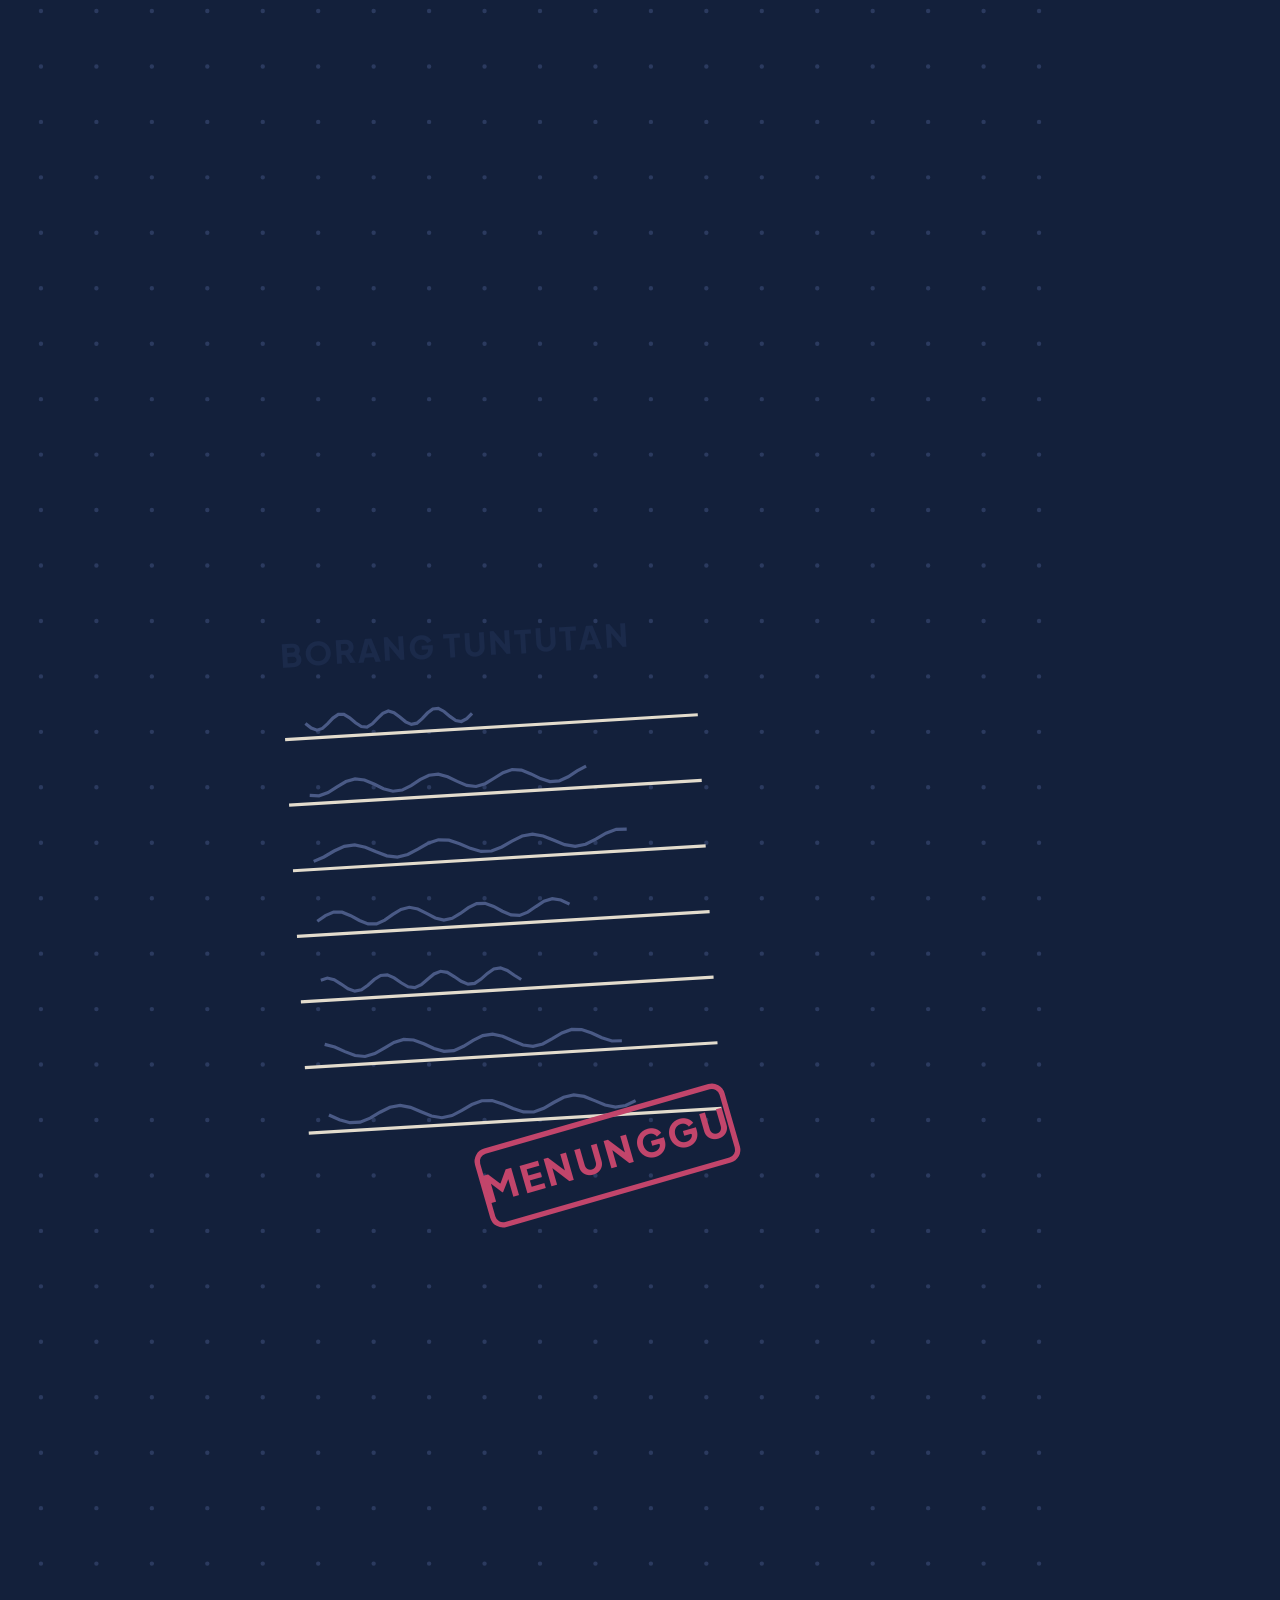
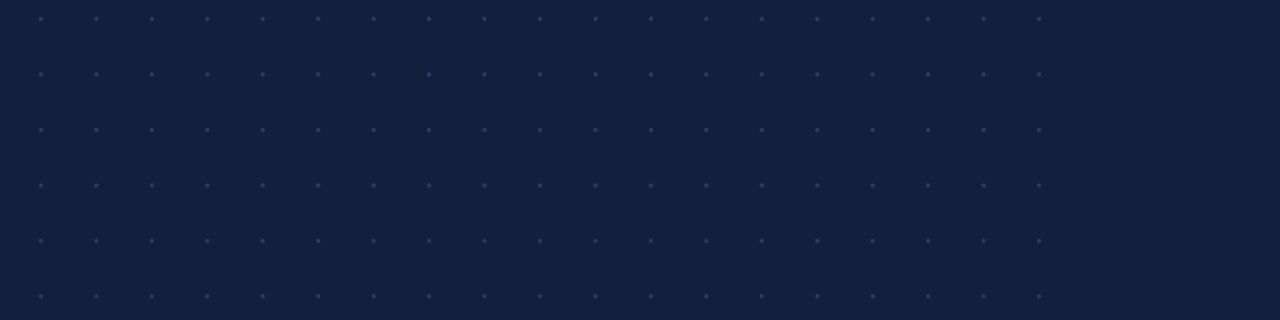
<file: promo2/comp.html>
<!DOCTYPE html>
<!-- Rungkai Kusut · "Satu borang" — process digitalisation promo, 1080×1920 TikTok / Reels. onetake method (motion.js, PolyForm NC). -->
<html lang="ms">
<head>
<meta charset="utf-8">
<title>Rungkai Kusut · Satu borang</title>
<link rel="stylesheet" href="fonts.css">
<style>
html,body{margin:0;width:1080px;height:1920px;overflow:hidden;background:#13203B}
canvas{position:absolute;left:0;top:0;width:1080px;height:1920px}
</style>
</head>
<body>
<canvas id="cv"></canvas>
<script src="motion.js"></script>
<script>
'use strict';
const { clamp, lerp, seg, sstep, ssstep, ease, spring, spline } = OM;
const W = 1080, H = 1920, DUR = 22;
const SAFE = { x0: 72, x1: 930, y0: 250, y1: 1440 };   // TikTok + Reels shared safe zone
const CX = (SAFE.x0 + SAFE.x1) / 2;
const C = {
  ground: '#13203B', ground2: '#1B2A4A', dot: '#2E3D63', cream: '#F4EFE5', paper: '#FBF8F2', card: '#FFFFFF',
  ink: '#1B2A4A', mute: '#5D6782', soft: '#B9C2DA', line: '#E3DCCD', amber: '#F2B544', amberD: '#C98A12',
  mint: '#7FD8B0', teal: '#1E7A6C', tealL: '#E1F1EE', pink: '#E46F92', pinkD: '#C2456B', pinkL: '#FBE7EE', bezel: '#C9D1E3',
  link: '#f2b545',   // the one stroke that carries the film (token path / system links)
};
const F = { sans: (w, px) => `${w} ${px}px Jakarta`, serif: px => `400 ${px}px Serif`, ital: px => `italic 400 ${px}px Serif` };
const Q = new URLSearchParams(location.search);
const cv = document.getElementById('cv'), g = cv.getContext('2d');
const DPR = window.devicePixelRatio || 1; cv.width = W * DPR; cv.height = H * DPR;

// ───────────────────────── timeline ─────────────────────────
const T = {
  q1: 0.1, q2: 0.4, tapPaper: 2.2, fold: 2.35, folded: 3.0, head2: 2.6, sub2: 3.3,
  tapChip: 3.55, tapAmt: 4.05, type: 4.15, tapUp: 4.95, aiRead: 5.45, tapSend: 6.0,
  shrink: 6.12, hop: 6.55, land: 7.15, wfHead: 7.0, stat: 9.05, rest: 9.35,
  toC: 10.3, inC: 10.95, cHead: 10.6, cSub: 11.5,
  pull: 12.55, pulled: 13.3, chips: 13.05, push: 14.3, pushed: 15.1,
  calcHead: 15.1, calc: 15.1, result: 15.7, tapCalc: 16.85, iris: 17.0, irisEnd: 17.7, end: 17.75,
};
const NODE_T = [7.15, 7.7, 8.25, 8.8];
const BUBBLES = [
  { who: 'Aina', s: 'Boss, dah approve claim?', x: 300, y: 700, r: -0.04, t: 0.25 },
  { who: 'Hafiz', s: 'Resit hilang lah…', x: 700, y: 820, r: 0.05, t: 0.55 },
  { who: 'Boss', s: 'Borang mana satu?', x: 310, y: 1010, r: 0.03, t: 0.85 },
  { who: 'Finance', s: 'Tolong sign cepat!', x: 700, y: 1140, r: -0.05, t: 1.1 },
  { who: 'Aina', s: 'Dah 3 hari tunggu…', x: 320, y: 1300, r: -0.02, t: 1.35 },
  { who: 'Mei Ling', s: 'Saya taip semula ke?', x: 690, y: 1400, r: 0.04, t: 1.6 },
];
// stations in the world: A phone (x 0–1080), B workflow (1100–2180), C system (2200–3280)
const PH = { x: 298, y: 610, w: 406, h: 830, r: 58 }, SC = { x: 311, y: 623, w: 380, h: 804, r: 46 };
const PAPER = { x: 270, y: 640, w: 470, h: 640 };
const PILL = { x: 336, y: 1125, w: 330, h: 72, r: 36 };
const BX = 1262, NODES = [
  { y: 720, who: 'Aina · Staf', st: 'Dihantar', tm: '9:02 pg' },
  { y: 920, who: 'En. Razak · Pengurus', st: 'Diluluskan ✓', tm: '9:03 pg' },
  { y: 1120, who: 'Kewangan', st: 'Disemak ✓', tm: '9:04 pg' },
  { y: 1320, who: 'Sistem', st: 'Dibayar ✓', tm: '9:05 pg' },
];
const PANEL = { x: 2272, y: 600, w: 858, h: 640 };
const ROWS = [['#0142', 'Aina', '86.40', 'Dibayar'], ['#0141', 'Hafiz', '32.00', 'Lulus'], ['#0140', 'Mei Ling', '120.00', 'Disemak'], ['#0139', 'Ravi', '54.20', 'Dibayar'], ['#0138', 'Siti', '18.90', 'Dibayar']];
const ROW_Y = i => 775 + i * 88;
const CHIPS = [
  { s: 'Akaun', x: 760, y: 1760 }, { s: 'Gaji', x: 1640, y: 1760 }, { s: 'Bank', x: 2520, y: 1760 },
  { s: 'Stok', x: 840, y: 2160 }, { s: 'CRM', x: 1640, y: 2160 }, { s: 'Kedai online', x: 2440, y: 2160 },
];
const HUB = [1640, 1500];
const CALC = { x: 2272, y: 1480, w: 858, h: 640 };
const CAM_CALC = { x: 2740, y: 1760 };

// ───────────────────────── camera ─────────────────────────
const KEYS = [
  { t: 0, x: 540, y: 1000, zoom: 1.06 },
  { t: 2.2, x: 530, y: 990, zoom: 1.03, curve: ease.sineInOut },
  { t: 3.0, x: 540, y: 980, zoom: 1.0, curve: ease.cubicInOut },
  { t: 3.45, x: 540, y: 1060, zoom: 1.14, curve: ease.cubicInOut },     // leans in while the finger fills the form
  { t: 6.05, x: 540, y: 1060, zoom: 1.14 },
  { t: 6.45, x: 540, y: 1000, zoom: 1.0, curve: ease.cubicInOut },
  { t: 7.15, x: 1640, y: 960, zoom: 1.0, curve: ease.expoInOut },        // whips with the token
  { t: 8.9, x: 1640, y: 975, zoom: 1.0, curve: ease.sineInOut },        // rides down the chain
  { t: 10.3, x: 1640, y: 975, zoom: 1.0 },
  { t: 10.95, x: 2740, y: 960, zoom: 1.0, curve: ease.expoInOut },
  { t: 12.55, x: 2740, y: 960, zoom: 1.0 },
  { t: 13.3, x: 1640, y: 1240, zoom: 0.34, curve: ease.cubicInOut },     // pull back: one system
  { t: 14.3, x: 1640, y: 1240, zoom: 0.34 },
  { t: 15.1, x: CAM_CALC.x, y: CAM_CALC.y, zoom: 1.0, curve: ease.expoInOut },
];
const HITS = [[0.85, 4, 10], [1.6, 4, 10], [3.0, 6, 9], [6.0, 5, 10], [7.15, 7, 9], [8.8, 5, 10], [10.95, 7, 9], [13.3, 6, 9], [15.1, 6, 9], [16.4, 6, 9]];
const handEnv = t => sstep(0.05, 0.4, t) * (1 - sstep(1.9, 2.3, t)) + sstep(7.3, 7.6, t) * (1 - sstep(8.7, 9.1, t)) + sstep(11.1, 11.4, t) * (1 - sstep(12.2, 12.5, t));
function camAt(t) {
  const c = OM.camera(t, KEYS, { W, H }), e = handEnv(t) * 4.5;
  let x = c.x + e * (Math.sin(1.7 * t) + 0.6 * Math.sin(2.9 * t + 1)) / c.zoom, y = c.y + e * (Math.sin(1.3 * t + 2) + 0.5 * Math.sin(3.3 * t)) / c.zoom, rot = c.rot;
  for (const [th, amp, decay] of HITS) { const s = OM.shake(t, th, { amp, decay, seed: Math.round(th * 100) }); x += s.x / c.zoom; y += s.y / c.zoom; rot += s.rot; }
  return { x, y, zoom: c.zoom, rot };
}

// ───────────────────────── the finger ─────────────────────────
const FING = [
  { t: 1.75, x: 1000, y: 1560 }, { t: T.tapPaper, x: 560, y: 1040 }, { t: 2.9, x: 900, y: 1300 },
  { t: T.tapChip, x: 400, y: 815 }, { t: T.tapAmt, x: 560, y: 925 }, { t: 4.6, x: 640, y: 1000 }, { t: T.tapUp, x: 500, y: 1120 },
  { t: 5.5, x: 820, y: 1250 }, { t: T.tapSend, x: 520, y: 1340 }, { t: 6.5, x: 1000, y: 1600 },
];
const TAPS = [T.tapPaper, T.tapChip, T.tapAmt, T.tapUp, T.tapSend];
const FING2 = [{ t: 16.3, x: CAM_CALC.x + 470, y: CAM_CALC.y + 640 }, { t: T.tapCalc, x: CAM_CALC.x + 60, y: CAM_CALC.y + 330 }, { t: 17.3, x: CAM_CALC.x + 60, y: CAM_CALC.y + 330 }];
function finger(t) {
  let K, taps, op;
  if (t > 1.75 && t < 6.5) { K = FING; taps = TAPS; op = sstep(1.75, 2.0, t) * (1 - sstep(6.15, 6.45, t)); }
  else if (t > 16.3 && t < 17.3) { K = FING2; taps = [T.tapCalc]; op = sstep(16.3, 16.5, t) * (1 - sstep(17.05, 17.25, t)); }
  else return null;
  const p = spline(K, t); let down = 0, tap = -9;
  for (const c of taps) { down = Math.max(down, sstep(c - 0.07, c, t) * (1 - sstep(c + 0.08, c + 0.2, t))); if (t >= c) tap = c; }
  return { x: p[0], y: p[1], op, down, tap };
}

// ───────────────────────── helpers ─────────────────────────
function txt(s, x, y, font, color, { align = 'left', op = 1, sx = 1, sy = 1, dy = 0, base = 'alphabetic', track = 0 } = {}) {
  if (op <= 0.003) return;
  g.save(); g.globalAlpha *= clamp(op); g.font = font; g.fillStyle = color; g.textAlign = align; g.textBaseline = base;
  if (track) g.letterSpacing = track + 'px';
  g.translate(x, y + dy); g.scale(sx, sy); g.fillText(s, 0, 0); g.restore();
}
function rrect(x, y, w, h, r) { g.beginPath(); g.roundRect(x, y, w, h, r); }
function card(x, y, w, h, r, op, fill = C.card, shadow = true) {
  if (op <= 0.003) return;
  g.save(); g.globalAlpha *= op;
  if (shadow) { g.shadowColor = 'rgba(5,10,25,0.45)'; g.shadowBlur = 50 * DPR * CAM.zoom; g.shadowOffsetY = 20 * DPR * CAM.zoom; }
  rrect(x, y, w, h, r); g.fillStyle = fill; g.fill(); g.restore();
}
function chip(s, x, y, font, fg, bg, op = 1, sc = 1, padX = 18, h = 52) {
  if (op <= 0.003) return 0;
  g.save(); g.font = font; const w = g.measureText(s).width + padX * 2; g.globalAlpha *= op;
  g.translate(x, y); g.scale(sc, sc); rrect(-w / 2, -h / 2, w, h, h / 2); g.fillStyle = bg; g.fill();
  g.fillStyle = fg; g.textAlign = 'center'; g.textBaseline = 'middle'; g.fillText(s, 0, 2); g.restore(); return w;
}
function head(s, x, y, font, color, tIn, tOut, t, opts = {}) {
  if (t < tIn || t > tOut + 0.3) return;
  const r = OM.wordRise(t, tIn, { dist: 34, omega: 20 }), o = OM.liftOut(t, tOut, { dur: 0.24, dist: 60 });
  txt(s, x, y, font, color, { ...opts, op: r.op * o.op, dy: r.y + o.dy, sx: r.s * o.s, sy: r.s * o.s });
}
const W_ = (s, font) => { g.save(); g.font = font; const w = g.measureText(s).width; g.restore(); return w; };
const check = (x, y, s, col = '#fff', lw = 4) => { g.save(); g.strokeStyle = col; g.lineWidth = lw; g.lineCap = 'round'; g.lineJoin = 'round'; g.beginPath(); g.moveTo(x - 9 * s, y); g.lineTo(x - 2 * s, y + 7 * s); g.lineTo(x + 10 * s, y - 7 * s); g.stroke(); g.restore(); };

// ───────────────────────── the token: the claim itself, carried from the phone to the system ─────────────────────────
function tokenAt(t) {
  if (t < T.shrink || t >= T.inC + 0.4) return null;
  if (t < T.hop) { const m = OM.morphRect(t, T.shrink, T.hop - 0.05, { ...SC }, PILL, { curve: ease.expoOut }); return { ...m, k: m.k, phase: 'shrink' }; }
  const P = (x, y, w = PILL.w) => ({ x: x - w / 2, y: y - PILL.h / 2, w, h: PILL.h, r: 36 });
  const BEAD = 72;   // on the chain the claim is a bead on the line; it opens back into the pill for the system
  if (t < T.land) { const h = OM.hop(t, T.hop, T.land, { x: PILL.x + PILL.w / 2, y: PILL.y + PILL.h / 2 }, { x: BX, y: NODES[0].y }, { height: 260 }); return { ...P(h.x, h.y, lerp(PILL.w, BEAD, ease.cubicInOut(h.k))), phase: 'fly' }; }
  if (t < T.toC) {   // down the chain, landing on each node with a spring
    let y = NODES[0].y;
    for (let i = 1; i < 4; i++) { const k = spring(t - (NODE_T[i] - 0.32), 0.62, 16); y = lerp(y, NODES[i].y, k); }
    return { ...P(BX, y, BEAD), phase: 'chain' };
  }
  if (t < T.inC) { const h = OM.hop(t, T.toC, T.inC, { x: BX, y: NODES[3].y }, { x: PANEL.x + PANEL.w / 2, y: ROW_Y(0) - 12 }, { height: 320 }); return { ...P(h.x, h.y, lerp(BEAD, PILL.w, ease.cubicInOut(h.k))), phase: 'fly' }; }
  const m = OM.morphRect(t, T.inC, T.inC + 0.35, P(PANEL.x + PANEL.w / 2, ROW_Y(0) - 12), { x: PANEL.x + 16, y: ROW_Y(0) - 52, w: PANEL.w - 32, h: 80, r: 18 }, { curve: ease.expoOut });
  return { ...m, phase: 'row' };
}

// ───────────────────────── seek ─────────────────────────
let CAM, VIEW, TRK = {};
function seek(t) {
  t = clamp(t, 0, DUR);
  g.setTransform(DPR, 0, 0, DPR, 0, 0); g.globalAlpha = 1; g.fillStyle = C.ground; g.fillRect(0, 0, W, H);
  CAM = camAt(t); VIEW = OM.view(CAM, { W, H });
  const setM = M => g.setTransform(M[0] * DPR, M[1] * DPR, M[2] * DPR, M[3] * DPR, M[4] * DPR, M[5] * DPR);
  const G = OM.lattice(CAM, { depth: 1.2, spacing: 54, px: 2.2, W, H }); setM(G.matrix);
  g.fillStyle = C.dot; g.globalAlpha = 0.9; g.beginPath();
  for (let x = G.x0; x <= G.x1; x += G.spacing) for (let y = G.y0; y <= G.y1; y += G.spacing) { g.moveTo(x + G.r, y); g.arc(x, y, G.r, 0, 6.2832); }
  g.fill(); g.globalAlpha = 1;
  setM(VIEW);

  drawLinks(t);
  drawPhone(t);
  drawWorkflow(t);
  drawSystem(t);
  drawCalc(t);
  const tk = tokenAt(t); TRK.token = tk;
  if (tk) drawToken(t, tk);
  drawFinger(t);

  g.setTransform(DPR, 0, 0, DPR, 0, 0);
  drawIrisAndEnd(t);
  drawHeadlines(t);
  if (Q.has('safe')) drawSafe();
  return true;
}

function drawLinks(t) {   // the system's wiring: the token's road, then every integration — one stroke style
  if (t < T.pull + 0.2 || t > T.push + 0.5) return;
  const k = ease.cubicOut(seg(t, T.pull + 0.2, T.pulled)), op = 1 - sstep(T.push, T.push + 0.4, t);
  const road = [[PH.x + PH.w, 1020], [BX, NODES[0].y], [BX, NODES[3].y], [PANEL.x, PANEL.y + 320]];
  g.save(); g.globalAlpha = op; g.strokeStyle = C.link; g.lineWidth = 14; g.lineCap = 'round'; g.setLineDash([2, 34]);
  g.beginPath(); g.moveTo(...road[0]);
  for (let i = 1; i < road.length; i++) { const a = road[i - 1], b = road[i], u = clamp(k * 3 - (i - 1)); g.lineTo(lerp(a[0], b[0], u), lerp(a[1], b[1], u)); }
  g.stroke(); g.setLineDash([]);
  CHIPS.forEach((c, i) => {
    const tc = T.chips + i * 0.14, u = ease.expoOut(seg(t, tc - 0.12, tc + 0.1)); if (u <= 0) return;
    g.lineWidth = 10; g.globalAlpha = op * 0.85; g.beginPath(); g.moveTo(...HUB); g.lineTo(lerp(HUB[0], c.x, u), lerp(HUB[1], c.y, u)); g.stroke();
  });
  g.restore();
  // hub
  const hk = OM.popIn(t, T.chips - 0.2);
  g.save(); g.globalAlpha = op * hk.op; g.beginPath(); g.arc(HUB[0], HUB[1], 70 * hk.s, 0, 6.2832); g.fillStyle = C.amber; g.fill(); g.restore();
  CHIPS.forEach((c, i) => {
    const tc = T.chips + i * 0.14, p = OM.popIn(t, tc, { s0: 0.6, ds: 0.4 }), im = OM.impact(t, tc + 0.05, { sqx: 0.08, sqy: 0.1 });
    chip(c.s, c.x, c.y + p.dy * 3, F.sans(800, 84), C.ink, C.cream, p.op * op, p.s * im.sx, 48, 160);
  });
}

function drawPhone(t) {
  if (t > T.pushed) return;
  // the paper → the phone: one container that changes what it is
  const k = ease.expoInOut(seg(t, T.fold, T.folded));
  const rot = lerp(-0.06, 0, k), x = lerp(PAPER.x, PH.x, k), y = lerp(PAPER.y, PH.y, k), w = lerp(PAPER.w, PH.w, k), h = lerp(PAPER.h, PH.h, k), r = lerp(6, PH.r, k);
  const tap = OM.press(t, T.tapPaper, { depth: 0.05 }), cxp = x + w / 2, cyp = y + h / 2;
  g.save(); g.translate(cxp, cyp); g.rotate(rot); g.scale(tap.s, tap.s); g.translate(-cxp, -cyp);
  const pin = OM.popIn(t, 0, { rise: 0, s0: 0.98 });
  card(x, y, w, h, r, pin.op, k < 0.5 ? C.paper : C.bezel, true);
  if (k > 0.5) { g.save(); g.globalAlpha = clamp((k - 0.5) * 4); rrect(x + w / 2 - 50, y + 22, 100, 10, 5); g.fillStyle = '#9AA6C4'; g.fill(); g.restore(); }
  if (k > 0.45) { g.globalAlpha = clamp((k - 0.45) * 3); rrect(SC.x + (x - PH.x), SC.y + (y - PH.y), w - 26, h - 26, r - 12); g.fillStyle = C.paper; g.fill(); g.globalAlpha = 1; }
  // paper face: a form filled by hand, stamped MENUNGGU
  const pf = 1 - sstep(0.15, 0.5, k);
  if (pf > 0) {
    g.save(); g.globalAlpha = pf;
    txt('BORANG TUNTUTAN', x + 40, y + 72, F.sans(800, 30), C.ink, { track: 2 });
    for (let i = 0; i < 7; i++) {
      const ly = y + 140 + i * 62; g.strokeStyle = C.line; g.lineWidth = 3; g.beginPath(); g.moveTo(x + 40, ly); g.lineTo(x + w - 40, ly); g.stroke();
      g.strokeStyle = '#4A5A86'; g.lineWidth = 3; g.beginPath();
      for (let j = 0; j <= 30; j++) { const u = j / 30, xx = x + 60 + u * (w - 120) * (0.45 + 0.4 * Math.abs(Math.sin(i * 2.3))); g.lineTo(xx, ly - 14 + 7 * Math.sin(u * 22 + i)); }
      g.stroke();
    }
    g.save(); g.translate(x + w - 150, y + h - 90); g.rotate(-0.22); g.strokeStyle = C.pinkD; g.lineWidth = 5; rrect(-120, -36, 240, 72, 10); g.stroke();
    txt('MENUNGGU', 0, 13, F.sans(800, 36), C.pinkD, { align: 'center', track: 3 }); g.restore();
    g.restore();
  }
  g.restore();
  if (k < 0.9 || t > T.hop + 0.2) { drawBubbles(t); return; }
  // the app (a claim form), filled by the finger
  const ui = sstep(T.folded - 0.15, T.folded + 0.15, t) * (1 - sstep(T.shrink, T.shrink + 0.15, t));
  if (ui <= 0) return;
  g.save(); g.globalAlpha = ui; const L = SC.x + 22;
  txt('9:41', L, SC.y + 36, F.sans(700, 20), C.ink);
  txt('Tuntutan Baru', L, SC.y + 98, F.sans(800, 36), C.ink);
  txt('JENIS', L, SC.y + 150, F.sans(800, 21), C.mute, { track: 2 });
  let cx = L; ['Perjalanan', 'Makan', 'Lain'].forEach((s, i) => {
    const on = i === 0 && t >= T.tapChip, pr = i === 0 ? OM.press(t, T.tapChip, { depth: 0.1 }) : { s: 1 };
    const w = W_(s, F.sans(700, 24)) + 28;
    g.save(); g.translate(cx + w / 2, SC.y + 190); g.scale(pr.s, pr.s); rrect(-w / 2, -24, w, 48, 24); g.fillStyle = on ? C.teal : C.cream; g.fill();
    if (!on) { g.strokeStyle = C.line; g.lineWidth = 2; g.stroke(); }
    txt(s, 0, 9, F.sans(700, 24), on ? '#fff' : C.ink, { align: 'center' }); g.restore(); cx += w + 10;
  });
  txt('JUMLAH (RM)', L, SC.y + 262, F.sans(800, 21), C.mute, { track: 2 });
  rrect(L, SC.y + 278, SC.w - 44, 76, 16); g.fillStyle = C.card; g.fill(); g.strokeStyle = t >= T.tapAmt && t < T.tapUp ? C.teal : C.line; g.lineWidth = 3; g.stroke();
  const ty = OM.typeOn(t, T.type, '86.40', { cps: 11 });
  txt(t >= T.type ? ty.str : '0.00', L + 22, SC.y + 330, F.sans(800, 40), t >= T.type ? C.ink : '#C9C2B4');
  if (t >= T.tapAmt && t < T.tapUp && ty.caret) { const cw = W_(ty.str, F.sans(800, 40)); g.fillStyle = C.teal; g.fillRect(L + 24 + cw, SC.y + 296, 3, 40); }
  txt('RESIT', L, SC.y + 398, F.sans(800, 21), C.mute, { track: 2 });
  const UP = { x: L, y: SC.y + 414, w: SC.w - 44, h: 250 };
  g.save(); rrect(UP.x, UP.y, UP.w, UP.h, 18); g.fillStyle = C.cream; g.fill(); g.setLineDash([10, 8]); g.strokeStyle = '#C9C2B4'; g.lineWidth = 3; g.stroke(); g.restore();
  if (t < T.tapUp + 0.05) { txt('+ Ambil gambar resit', UP.x + UP.w / 2, UP.y + UP.h / 2 + 8, F.sans(700, 26), C.mute, { align: 'center' }); }
  else {   // the receipt photo drops in, then the AI reads it
    const p = OM.popIn(t, T.tapUp + 0.05, { rise: 60, s0: 0.85, ds: 0.15 });
    g.save(); g.globalAlpha *= p.op; g.translate(UP.x + UP.w / 2, UP.y + UP.h / 2 + p.dy); g.rotate(-0.04); g.scale(p.s, p.s);
    rrect(-110, -105, 220, 210, 8); g.fillStyle = '#fff'; g.shadowColor = 'rgba(0,0,0,0.18)'; g.shadowBlur = 16 * DPR; g.fill(); g.shadowColor = 'transparent';
    txt('KEDAI MAKAN ALI', 0, -70, F.sans(800, 15), C.ink, { align: 'center' });
    for (let i = 0; i < 4; i++) { g.fillStyle = '#D9D3C7'; g.fillRect(-85, -48 + i * 24, 110 - (i % 2) * 30, 8); g.fillRect(45, -48 + i * 24, 40, 8); }
    txt('JUMLAH  RM 86.40', 0, 75, F.sans(800, 17), C.ink, { align: 'center' });
    const sc = seg(t, T.tapUp + 0.2, T.aiRead); if (sc > 0 && sc < 1) { g.fillStyle = 'rgba(127,216,176,0.55)'; g.fillRect(-110, -105 + 210 * ease.sineInOut(sc), 220, 6); }
    g.restore();
    const ai = OM.popIn(t, T.aiRead);
    chip('✓ AI baca: RM 86.40', UP.x + UP.w / 2, UP.y + UP.h - 4 + ai.dy, F.sans(800, 25), C.teal, C.tealL, ai.op, ai.s, 18, 46);
  }
  const pr = OM.press(t, T.tapSend, { depth: 0.08 });
  g.save(); g.translate(L + (SC.w - 44) / 2, SC.y + 726); g.scale(pr.s, pr.s);
  rrect(-(SC.w - 44) / 2, -42, SC.w - 44, 84, 42); g.fillStyle = t >= T.tapSend ? C.teal : C.ink; g.fill();
  txt('Hantar →', 0, 12, F.sans(800, 32), '#fff', { align: 'center' }); g.restore();
  g.restore();
}

function drawBubbles(t) {
  BUBBLES.forEach((b, i) => {
    if (t < b.t) return;
    const p = OM.popIn(t, b.t, { rise: 30, s0: 0.7, ds: 0.3, omega: 22 });
    // swept into the paper by the tap: the mess goes into the form
    const gk = ease.expoIn(seg(t, T.tapPaper + 0.02 + i * 0.03, T.tapPaper + 0.32 + i * 0.03));
    const x = lerp(b.x, PAPER.x + PAPER.w / 2, gk), y = lerp(b.y, PAPER.y + PAPER.h / 2, gk), s = p.s * (1 - 0.8 * gk), op = p.op * (1 - sstep(0.7, 1, gk));
    if (op <= 0) return;
    g.save(); g.translate(x, y + p.dy); g.rotate(b.r * (1 - gk)); g.scale(s, s); g.globalAlpha = op;
    g.font = F.sans(700, 30); const w = Math.max(g.measureText(b.s).width, W_(b.who, F.sans(800, 20))) + 44, h = 98;
    g.shadowColor = 'rgba(5,10,25,0.4)'; g.shadowBlur = 30 * DPR; g.shadowOffsetY = 10 * DPR;
    rrect(-w / 2, -h / 2, w, h, 26); g.fillStyle = '#DCF5E7'; g.fill(); g.shadowColor = 'transparent';
    txt(b.who, -w / 2 + 22, -h / 2 + 32, F.sans(800, 20), C.teal);
    txt(b.s, -w / 2 + 22, h / 2 - 22, F.sans(700, 30), C.ink);
    g.restore();
  });
  // unread badge
  if (t > 0.5 && t < T.tapPaper + 0.4) {
    const n = Math.min(99, Math.floor(3 + (t - 0.5) * 34)), p = OM.popIn(t, 0.5), out = 1 - sstep(T.tapPaper, T.tapPaper + 0.3, t);
    chip(n >= 99 ? '99+' : String(n), PAPER.x + PAPER.w - 10, PAPER.y - 6, F.sans(800, 30), '#fff', C.pinkD, p.op * out, p.s, 18, 56);
  }
}

function drawToken(t, tk) {
  const op = tk.phase === 'row' ? 1 - sstep(T.inC + 0.25, T.inC + 0.4, t) : 1;
  g.save(); g.globalAlpha = op;
  const shrinkFill = tk.phase === 'shrink' ? (tk.k < 0.5 ? C.paper : C.amber) : C.amber;
  g.shadowColor = 'rgba(5,10,25,0.4)'; g.shadowBlur = 24 * DPR; g.shadowOffsetY = 8 * DPR;
  rrect(tk.x, tk.y, tk.w, tk.h, tk.r); g.fillStyle = shrinkFill; g.fill(); g.shadowColor = 'transparent';
  const to = tk.phase === 'shrink' ? sstep(0.55, 0.9, tk.k) : 1;
  txt('#0142 · RM 86.40', tk.x + tk.w / 2, tk.y + tk.h / 2 + 10, F.sans(800, 28), C.ink, { align: 'center', op: to * (tk.phase === 'row' ? 0 : 1) * sstep(250, 320, tk.w) });
  txt('RM', tk.x + tk.w / 2, tk.y + tk.h / 2 + 9, F.sans(800, 24), C.ink, { align: 'center', op: 1 - sstep(80, 140, tk.w) });
  g.restore();
}

function drawWorkflow(t) {
  if (t < T.hop || t > T.push + 0.6) return;
  const lk = ease.expoOut(seg(t, T.hop + 0.2, T.land + 0.1));
  g.save(); g.strokeStyle = C.dot; g.lineWidth = 8; g.lineCap = 'round'; g.beginPath(); g.moveTo(BX, NODES[0].y); g.lineTo(BX, lerp(NODES[0].y, NODES[3].y, lk)); g.stroke();
  // the travelled part lights amber behind the token
  const tk = TRK.token; const ty = t >= T.toC ? NODES[3].y : tk && tk.phase === 'chain' ? tk.y + tk.h / 2 : NODES[0].y;
  if (t >= T.land) { g.strokeStyle = C.amber; g.beginPath(); g.moveTo(BX, NODES[0].y); g.lineTo(BX, ty); g.stroke(); }
  g.restore();
  NODES.forEach((n, i) => {
    const tn = NODE_T[i]; if (t < tn - 0.4) return;
    const p = OM.popIn(t, tn - 0.25, { rise: 0, s0: 0.9, ds: 0.1 }), done = t >= tn, im = OM.impact(t, tn, { sqx: 0.06, sqy: 0.08 });
    g.beginPath(); g.arc(BX, n.y, 26 * p.s, 0, 6.2832); g.fillStyle = done ? C.mint : C.ground2; g.fill(); g.lineWidth = 4; g.strokeStyle = done ? C.mint : C.dot; g.stroke();
    if (done) check(BX, n.y, 1.1, C.ink, 5);
    g.save(); g.translate(1340, n.y); g.scale(p.s * im.sx, p.s * im.sy);
    card(0, -86, 690, 172, 26, p.op, C.card, true);
    txt(n.who, 34, -26, F.sans(700, 26), C.mute, { op: p.op });
    txt(n.tm, 656, -26, F.sans(700, 24), C.soft, { align: 'right', op: p.op });
    const w = OM.wordRise(t, tn + 0.02, { dist: 20 });
    txt(done ? n.st : 'Menunggu…', 34, 44, F.sans(800, 44), done ? (i === 3 ? C.teal : C.ink) : C.soft, { op: p.op * (done ? w.op : 1), dy: done ? w.y : 0 });
    g.restore();
  });
}

function drawSystem(t) {
  if (t < T.toC - 0.3 || t > T.push + 0.7) return;
  const p = OM.popIn(t, T.toC + 0.25, { rise: 0, s0: 0.96 });
  card(PANEL.x, PANEL.y, PANEL.w, PANEL.h, 30, p.op, C.card, true);
  g.save(); g.globalAlpha = p.op;
  txt('Panel Admin', PANEL.x + 34, PANEL.y + 68, F.sans(800, 38), C.ink);
  chip('Tuntutan', PANEL.x + PANEL.w - 110, PANEL.y + 56, F.sans(800, 24), C.teal, C.tealL, 1, 1, 18, 48);
  ['ID', 'NAMA', 'RM', 'STATUS'].forEach((h, i) => txt(h, [PANEL.x + 34, PANEL.x + 180, PANEL.x + 560, PANEL.x + 720][i], PANEL.y + 128, F.sans(800, 18), C.mute, { align: i === 2 ? 'right' : i === 3 ? 'center' : 'left', track: 2 }));
  ROWS.forEach((r, i) => {
    const fresh = i === 0; if (fresh && t < T.inC + 0.2) return;
    const shift = spring(t - T.inC, 0.6, 18), y = fresh ? ROW_Y(0) : lerp(ROW_Y(i - 1), ROW_Y(i), shift);
    if (fresh) { const fl = 1 - sstep(T.inC + 1.2, T.inC + 2.2, t); g.globalAlpha = p.op; rrect(PANEL.x + 16, y - 52, PANEL.w - 32, 80, 18); g.fillStyle = `rgba(242,181,68,${0.25 + 0.35 * fl})`; g.fill(); }
    const w = fresh ? OM.wordRise(t, T.inC + 0.2, { dist: 14 }) : { op: 1, y: 0 };
    g.globalAlpha = p.op * w.op;
    g.strokeStyle = C.line; g.lineWidth = 2; g.beginPath(); g.moveTo(PANEL.x + 30, y + 36); g.lineTo(PANEL.x + PANEL.w - 30, y + 36); g.stroke();
    txt(r[0], PANEL.x + 34, y + w.y, F.sans(700, 28), C.mute);
    txt(r[1], PANEL.x + 180, y + w.y, F.sans(800, 30), C.ink);
    txt(r[2], PANEL.x + 560, y + w.y, F.sans(800, 30), C.ink, { align: 'right' });
    const paid = r[3] === 'Dibayar';
    chip(r[3], PANEL.x + 720, y - 10 + w.y, F.sans(800, 22), paid ? C.teal : C.amberD, paid ? C.tealL : '#FDF1D6', 1, 1, 16, 44);
  });
  g.restore();
}

function drawCalc(t) {
  if (t < T.push) return;
  const p = OM.popIn(t, T.push + 0.4, { rise: 0, s0: 0.95 }), out = 1 - sstep(T.irisEnd - 0.2, T.irisEnd, t);
  if (out <= 0) return;
  g.save(); g.globalAlpha = out;
  card(CALC.x, CALC.y, CALC.w, CALC.h, 30, p.op, C.card, true);
  g.globalAlpha = out * p.op;
  txt('KALKULATOR KOS MANUAL', CALC.x + 40, CALC.y + 64, F.sans(800, 22), C.mute, { track: 3 });
  const rows = [['Staf terlibat', '5'], ['Jam kerja manual / hari', '2'], ['Kos sejam', 'RM 25']];
  rows.forEach((r, i) => {
    const w = OM.wordRise(t, T.calc + i * 0.12, { dist: 18 }), y = CALC.y + 132 + i * 74;
    txt(r[0], CALC.x + 40, y + w.y, F.sans(700, 30), C.ink, { op: w.op });
    chip(r[1], CALC.x + CALC.w - 110, y - 10 + w.y, F.sans(800, 30), C.ink, C.cream, w.op, 1, 26, 56);
  });
  g.strokeStyle = C.line; g.lineWidth = 2; g.beginPath(); g.moveTo(CALC.x + 40, CALC.y + 330); g.lineTo(CALC.x + CALC.w - 40, CALC.y + 330); g.stroke();
  const v = Math.round(65000 * ease.expoOut(seg(t, T.result, T.result + 0.75)) / 100) * 100, im = OM.impact(t, T.result + 0.75, { sqx: 0.06, sqy: 0.08 });
  const r1 = OM.wordRise(t, T.result - 0.1);
  txt('Anda hilang setahun:', CALC.x + 40, CALC.y + 384, F.sans(700, 28), C.mute, { op: r1.op });
  txt('RM ' + v.toLocaleString('en-US'), CALC.x + 40, CALC.y + 490, F.sans(800, 104), C.pinkD, { op: r1.op, sx: im.sx, sy: im.sy });
  const b = OM.popIn(t, T.result + 0.6), pr = OM.press(t, T.tapCalc, { depth: 0.08 });
  g.save(); g.translate(CALC.x + CALC.w / 2, CALC.y + 572); g.scale(b.s * pr.s, b.s * pr.s);
  rrect(-389, -44, 778, 88, 44); g.fillStyle = t >= T.tapCalc ? C.teal : C.ink; g.globalAlpha *= b.op; g.fill();
  txt('Kira kos saya — PERCUMA →', 0, 12, F.sans(800, 32), '#fff', { align: 'center' }); g.restore();
  g.restore();
}

function drawFinger(t) {
  const f = finger(t); TRK.finger = f ? [f.x, f.y] : null; if (!f) return;
  g.save(); g.globalAlpha = f.op;
  const pr = t - f.tap; if (pr > 0 && pr < 0.6) { g.beginPath(); g.arc(f.x, f.y, 40 + pr * 150, 0, 6.2832); g.strokeStyle = C.cream; g.globalAlpha = f.op * 0.4 * (1 - pr / 0.6); g.lineWidth = 4; g.stroke(); g.globalAlpha = f.op; }
  const r = 44 - 8 * f.down;
  g.shadowColor = 'rgba(0,0,0,0.35)'; g.shadowBlur = 24 * DPR; g.shadowOffsetY = 8 * DPR;
  g.beginPath(); g.arc(f.x, f.y, r, 0, 6.2832); g.fillStyle = 'rgba(255,255,255,0.8)'; g.fill(); g.shadowColor = 'transparent';
  g.lineWidth = 5; g.strokeStyle = C.ink; g.stroke(); g.beginPath(); g.arc(f.x, f.y, 11 + 5 * f.down, 0, 6.2832); g.fillStyle = C.ink; g.fill();
  g.restore();
}

function drawIrisAndEnd(t) {
  if (t < T.iris) return;
  // the stage opens from the pressed button
  const bp = OM.project(VIEW, CALC.x + CALC.w / 2, CALC.y + 572);
  const ir = OM.iris(t, T.iris, T.irisEnd, bp[0], bp[1], { W, H, curve: ease.expoInOut });
  g.save(); g.beginPath(); g.arc(ir.cx, ir.cy, ir.r, 0, 6.2832); g.fillStyle = C.ground2; g.fill(); g.restore();
  if (t < T.end) return;
  const Y = 0;
  const top = OM.popIn(t, T.end + 0.35);
  chip('APPS · SISTEM · WORKFLOW · API', CX, 640 + top.dy, F.sans(800, 28), C.mint, '#24365C', top.op, top.s, 26, 62);
  MARK.letters.forEach((L, i) => {
    const d = OM.letterDrop(t, T.end + 0.1, i, { stagger: 0.045, dist: 60 });
    txt(L.ch, L.x, 850, L.it ? F.ital(124) : F.serif(124), L.it ? C.amber : C.cream, { op: d.op, dy: d.y, sx: d.sx, sy: d.sy });
  });
  const lk = ease.expoOut(seg(t, T.end + 0.55, T.end + 1.1));
  g.strokeStyle = C.link; g.lineWidth = 7; g.lineCap = 'round'; g.beginPath(); g.moveTo(CX - (MARK.w / 2 - 10) * lk, 880); g.lineTo(CX + (MARK.w / 2 - 10) * lk, 880); g.stroke();
  const tg = OM.wordRise(t, T.end + 0.75);
  txt('Proses kusut? Kami digitalkan.', CX, 970, F.ital(54), C.cream, { align: 'center', op: tg.op, dy: tg.y });
  const u = OM.popIn(t, T.end + 0.95), im = OM.impact(t, T.end + 1.1, { sqx: 0.05, sqy: 0.08 });
  g.save(); g.translate(CX, 1120); g.scale(u.s * im.sx, u.s * im.sy); g.globalAlpha = u.op;
  rrect(-330, -58, 660, 116, 58); g.fillStyle = C.amber; g.fill();
  txt('rungkaikusut.com', 0, 17, F.sans(800, 50), C.ink, { align: 'center' }); g.restore();
  const l1 = OM.wordRise(t, T.end + 1.15), l2 = OM.wordRise(t, T.end + 1.25);
  txt('Apps iOS & Android · Portal · Panel admin', CX, 1262, F.sans(800, 32), C.cream, { align: 'center', op: l1.op, dy: l1.y });
  txt('untuk PKS Malaysia', CX, 1318, F.sans(700, 32), C.soft, { align: 'center', op: l2.op, dy: l2.y });
}

function drawHeadlines(t) {
  const L = SAFE.x0 + 8;
  head('Masih approve guna', L, 360, F.sans(800, 56), C.cream, T.q1, T.fold - 0.05, t);
  head('kertas & WhatsApp?', L, 470, F.ital(100), C.amber, T.q2, T.fold, t);
  head('Kami jadikan', L, 390, F.serif(104), C.cream, T.head2, T.hop - 0.05, t);
  head('apps.', L + W_('Kami jadikan ', F.serif(104)), 390, F.ital(104), C.amber, T.head2 + 0.1, T.hop - 0.02, t);
  head('Kelulusan', L, 380, F.serif(110), C.cream, T.wfHead, T.toC - 0.05, t);
  head('automatik.', L, 484, F.ital(110), C.amber, T.wfHead + 0.12, T.toC - 0.02, t);
  if (t >= T.stat && t < T.toC + 0.3) {   // the proof, then the one held breath
    const p = OM.popIn(t, T.stat, { s0: 0.8, ds: 0.2 }), o = OM.liftOut(t, T.toC, { dur: 0.24, dist: 50 });
    const w = W_('3 hari → 3 minit', F.sans(800, 44)) + 56;
    chip('3 hari → 3 minit', L + w / 2, 566 + p.dy + o.dy, F.sans(800, 44), C.ink, C.mint, p.op * o.op, p.s, 28, 76);
  }
  head('Masuk terus', L, 380, F.serif(110), C.cream, T.cHead, T.pull - 0.05, t);
  head('ke sistem anda.', L, 484, F.ital(110), C.amber, T.cHead + 0.12, T.pull - 0.02, t);
  head('Panel admin · laporan · audit.', L, 562, F.sans(700, 36), C.mint, T.cSub, T.pull, t);
  head('Semua sistem', L, 380, F.serif(110), C.cream, T.pull + 0.25, T.push - 0.05, t);
  head('bersambung.', L, 484, F.ital(110), C.amber, T.pull + 0.37, T.push - 0.02, t);
  head('Berapa kos', L, 380, F.serif(110), C.cream, T.calcHead, T.iris + 0.25, t);
  head('kerja manual?', L, 484, F.ital(110), C.pink, T.calcHead + 0.12, T.iris + 0.28, t);
}

function drawSafe() {
  g.save(); g.fillStyle = 'rgba(228,111,146,0.2)';
  g.fillRect(0, 0, W, SAFE.y0); g.fillRect(0, SAFE.y1, W, H - SAFE.y1); g.fillRect(0, SAFE.y0, SAFE.x0, SAFE.y1 - SAFE.y0); g.fillRect(SAFE.x1, SAFE.y0, W - SAFE.x1, SAFE.y1 - SAFE.y0);
  g.strokeStyle = C.pink; g.lineWidth = 3; g.setLineDash([12, 10]); g.strokeRect(SAFE.x0, SAFE.y0, SAFE.x1 - SAFE.x0, SAFE.y1 - SAFE.y0); g.restore();
}

let MARK = { letters: [] };
function measure() {
  let tot = 0; const ws = [];
  for (const [s, it] of [['Rungkai ', false], ['Kusut', true]]) for (const ch of s) { const w = W_(ch, it ? F.ital(124) : F.serif(124)); ws.push({ ch, it, w }); tot += w; }
  let x = CX - tot / 2; MARK.letters = ws.map(l => { const o = { ch: l.ch, it: l.it, x }; x += l.w; return o; }).filter(l => l.ch !== ' ');
  MARK.w = tot;
}
function events() {
  const E = [], pan = x => clamp((x - W / 2) / (W / 2), -1, 1);
  E.push({ t: T.q1, kind: 'word', pan: -0.4, v: 0.6 }, { t: T.q2, kind: 'hit', pan: -0.2, v: 0.7 });
  BUBBLES.forEach((b, i) => E.push({ t: b.t, kind: 'ping', pan: pan(b.x), v: 0.5 + 0.06 * i, i }));
  E.push({ t: T.tapPaper, kind: 'tap', pan: 0, v: 0.8 }, { t: T.tapPaper + 0.05, kind: 'suck', pan: 0, v: 0.8 }, { t: T.fold, kind: 'fold', pan: 0, v: 0.8 }, { t: T.folded, kind: 'land', pan: 0, v: 0.6 });
  [T.tapChip, T.tapAmt, T.tapUp].forEach(tt => E.push({ t: tt, kind: 'tap', pan: 0, v: 0.6 }));
  for (let i = 0; i < 5; i++) E.push({ t: T.type + i / 11, kind: 'key', pan: 0, v: 0.4 });
  E.push({ t: T.tapUp + 0.05, kind: 'pop', pan: 0, v: 0.6 }, { t: T.tapUp + 0.2, kind: 'scan', pan: 0, v: 0.5, dur: T.aiRead - T.tapUp - 0.2 }, { t: T.aiRead, kind: 'ok', pan: 0, v: 0.6, i: 0 });
  E.push({ t: T.tapSend, kind: 'tap', pan: 0, v: 0.9 }, { t: T.shrink, kind: 'shrink', pan: 0, v: 0.7 }, { t: T.hop, kind: 'whoosh', pan: 0.3, v: 0.9, dur: 0.6 });
  NODE_T.forEach((tn, i) => E.push({ t: tn, kind: 'node', pan: -0.3, v: 0.7, i }));
  E.push({ t: T.stat, kind: 'win', pan: 0, v: 0.8 });
  E.push({ t: T.toC, kind: 'whoosh', pan: 0.3, v: 0.9, dur: 0.6 }, { t: T.inC, kind: 'land', pan: 0, v: 0.8 }, { t: T.inC + 0.2, kind: 'ok', pan: 0, v: 0.6, i: 2 });
  E.push({ t: T.pull, kind: 'rise', pan: 0, v: 0.7, dur: T.pulled - T.pull });
  CHIPS.forEach((c, i) => E.push({ t: T.chips + i * 0.14, kind: 'chip', pan: pan(540 + (c.x - 1640) * 0.34), v: 0.6 + 0.05 * i, i }));
  E.push({ t: T.push, kind: 'whoosh', pan: 0.2, v: 0.8, dur: 0.7 });
  [0, 1, 2].forEach(i => E.push({ t: T.calc + i * 0.12, kind: 'key', pan: 0, v: 0.4 }));
  E.push({ t: T.result, kind: 'count', pan: 0, v: 0.7, dur: 0.75 }, { t: T.result + 0.75, kind: 'hit', pan: 0, v: 0.9 });
  E.push({ t: T.tapCalc, kind: 'tap', pan: 0, v: 0.9 }, { t: T.iris, kind: 'iris', pan: 0, v: 0.8, dur: T.irisEnd - T.iris });
  MARK.letters.forEach((l, i) => { if (i % 3 === 0) E.push({ t: T.end + 0.1 + i * 0.045 + 0.06, kind: 'letter', pan: pan(l.x), v: 0.35 }); });
  E.push({ t: T.end + 1.1, kind: 'final', pan: 0, v: 1 });
  return { T, dur: DUR, rest: [T.rest, T.toC - 0.05], events: E.sort((a, b) => a.t - b.t) };
}
function trackPts(t) {
  seek(t); const pts = [];
  const tk = TRK.token; if (tk) pts.push(OM.project(VIEW, tk.x, tk.y), OM.project(VIEW, tk.x + tk.w, tk.y + tk.h));
  if (TRK.finger) pts.push(OM.project(VIEW, ...TRK.finger));
  return pts;
}
window.__meta = { dur: DUR, fps: 30, size: [W, H], safe: SAFE };
window.__seek = async t => seek(t);
window.__events = events;
window.__motion = (t0, t1) => {
  const a = trackPts(t0), c0 = CAM, b = trackPts(t1), c1 = CAM; trackPts((t0 + t1) / 2); const cm = CAM;
  let d = OM.screenTravel(c0, c1, cm, { W, H });
  for (let i = 0; i < Math.min(a.length, b.length); i++) d = Math.max(d, Math.hypot(a[i][0] - b[i][0], a[i][1] - b[i][1]));
  return d;
};
window.__ready = Promise.all([F.sans(700, 40), F.sans(800, 40), F.serif(100), F.ital(100)].map(f => document.fonts.load(f)))
  .then(() => { measure(); seek(+Q.get('t') || 0); return true; });
if (Q.has('play')) window.__ready.then(() => { const t0 = performance.now(); const loop = () => { seek(((performance.now() - t0) / 1000) % DUR); requestAnimationFrame(loop); }; loop(); });
</script>
</body>
</html>
</file>
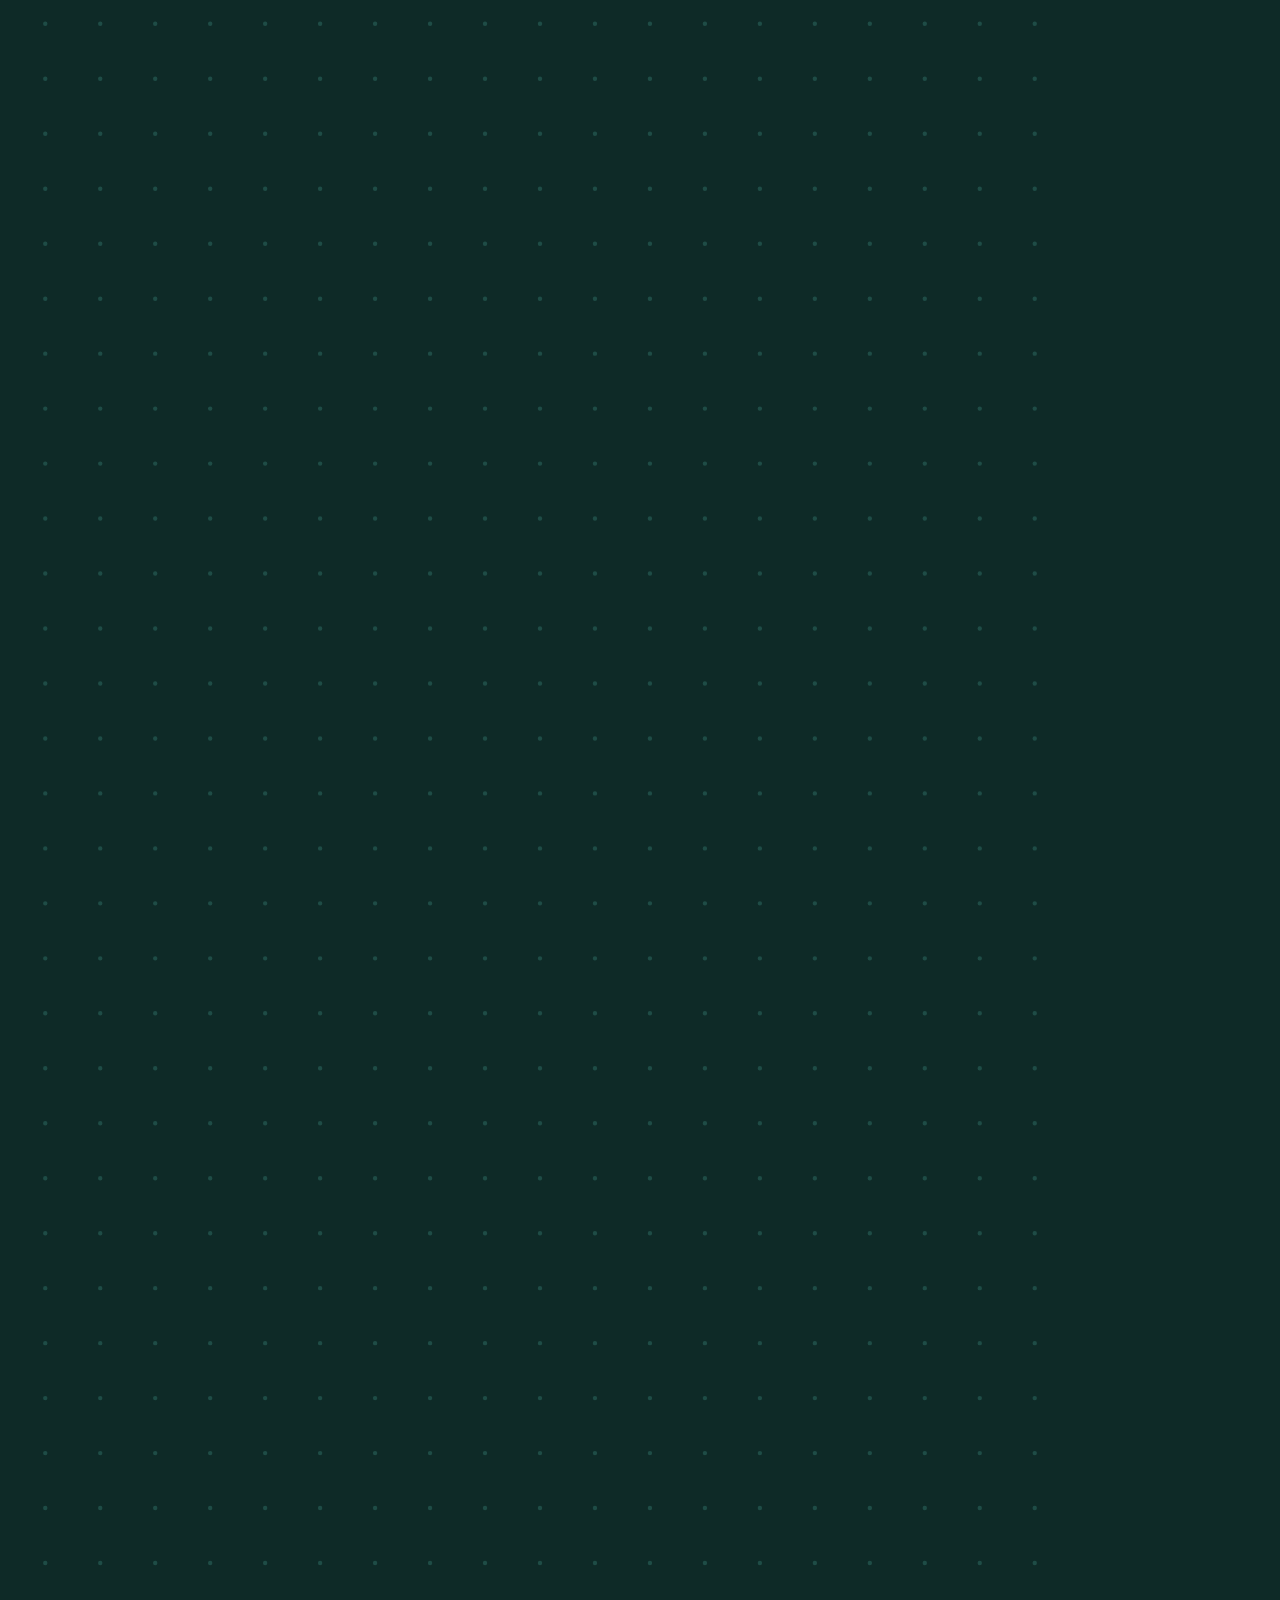
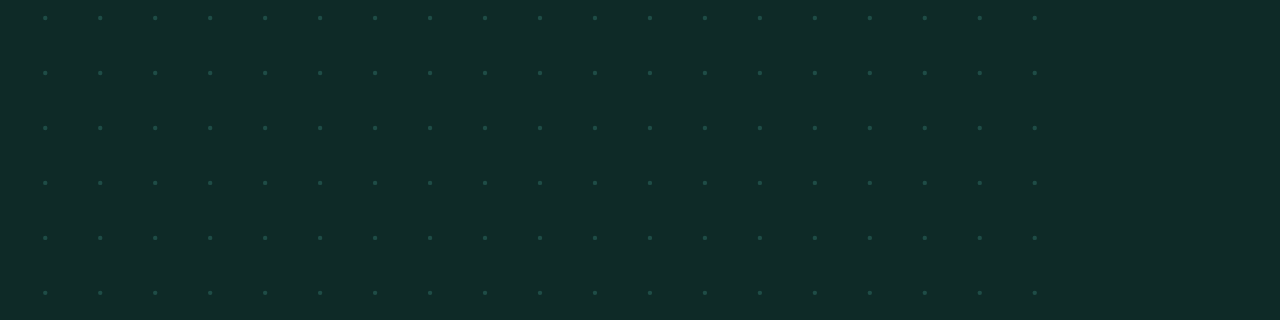
<file: promo3/comp.html>
<!DOCTYPE html>
<!-- Rungkai Kusut · "Cahaya imbasan" — practical AI promo, 1080×1920 TikTok / Reels. onetake method (motion.js, PolyForm NC). -->
<html lang="ms">
<head>
<meta charset="utf-8">
<title>Rungkai Kusut · Cahaya imbasan</title>
<link rel="stylesheet" href="fonts.css">
<style>
html,body{margin:0;width:1080px;height:1920px;overflow:hidden;background:#0E2A27}
canvas{position:absolute;left:0;top:0;width:1080px;height:1920px}
</style>
</head>
<body>
<canvas id="cv"></canvas>
<script src="motion.js"></script>
<script>
'use strict';
const { clamp, lerp, seg, sstep, ssstep, ease, spring, spline } = OM;
const W = 1080, H = 1920, DUR = 21.5;
const SAFE = { x0: 72, x1: 930, y0: 250, y1: 1440 };   // TikTok + Reels shared safe zone
const CX = (SAFE.x0 + SAFE.x1) / 2;
const C = {
  ground: '#0E2A27', ground2: '#133A35', dot: '#21504A', cream: '#F4EFE5', paper: '#FBF8F2', card: '#FFFFFF',
  ink: '#1B2A4A', deep: '#0E2A27', mute: '#5D6782', soft: '#9FC7BE', line: '#E6E0D3', grey: '#D9D3C7',
  mint: '#7FD8B0', teal: '#1E7A6C', tealL: '#E1F1EE', amber: '#F2B544', amberL: '#FDF1D6', pink: '#E46F92', pinkD: '#C2456B',
  beam: '#7fd8b1',   // the scan light: the one thing that survives every boundary
};
const F = { sans: (w, px) => `${w} ${px}px Jakarta`, serif: px => `400 ${px}px Serif`, ital: px => `italic 400 ${px}px Serif` };
const Q = new URLSearchParams(location.search);
const cv = document.getElementById('cv'), g = cv.getContext('2d');
const DPR = window.devicePixelRatio || 1; cv.width = W * DPR; cv.height = H * DPR;

// ───────────────────────── timeline ─────────────────────────
const T = {
  h1: 0.1, h2: 0.4, cnt: 0.7, beamIn: 2.15, scan: 2.6, scanned: 3.55, head2: 2.7,
  rapid: 3.7, rapidEnd: 5.15, toChat: 5.3, inChat: 6.05, chatHead: 5.9,
  type1: 6.2, send1: 6.95, dots1: 7.05, ans1: 7.5, type2: 8.0, send2: 8.4, dots2: 8.45, ans2: 8.85, restA: 9.15,
  dive: 9.9, dived: 10.7, fcHead: 10.25, sweep: 10.8, swept: 12.4, warn: 12.0,
  toD: 12.85, inD: 13.45, cards: [13.45, 13.75, 14.05, 14.35], dHead: 13.0,
  cta: 14.75, ctaHead: 14.85, tap: 16.55, zoom: 16.75, filled: 17.45, end: 17.5,
};
const B = 2000, D = 4000;   // world offsets of the chat and the AI-cards sections
// section A: the pile of invoices
const INV = { x: 181, y: 600, w: 640, h: 800 };
const PILE = Array.from({ length: 7 }, (_, i) => { const r = OM.rng(11 + i * 7); return { dx: (r() - 0.5) * 70, dy: -i * 9 + (r() - 0.5) * 20, rot: (r() - 0.5) * 0.16, t: 0.08 + (6 - i) * 0.17 }; });
const FIELDS = [   // where the beam reads (local y in the invoice)
  { y: 170, h: 46, x: 40, w: 470, label: 'Pembekal' }, { y: 236, h: 40, x: 40, w: 300, label: 'No. invois' },
  { y: 236, h: 40, x: 380, w: 220, label: 'Tarikh' }, { y: 640, h: 60, x: 300, w: 300, label: 'Jumlah' },
];
// section B: chat card + the mini chart that the camera dives into
const CHAT = { x: 90, y: B + 560, w: 822, h: 880 };
const INPUT = { x: 120, y: B + 1340, w: 762, h: 76 };
const CR = { x: 150, y: B + 935, w: 330, h: 190 }, CL = { w: 858, h: 494 }, CS = CR.w / CL.w;   // chart: local units 858×494
const ZOOM_C = 1 / CS, CAM_C = { x: CR.x + CR.w / 2 + (540 - CX) / ZOOM_C, y: CR.y + CR.h / 2 };
const MONTHS = ['Jan', 'Feb', 'Mac', 'Apr', 'Mei', 'Jun', 'Jul', 'Ogo', 'Sep', 'Okt', 'Nov', 'Dis'];
const SALES = [42, 48, 45, 55, 60, 57, 66, 72], FCAST = [72, 78, 83, 90, 97];   // FCAST[0] = today
const mx = i => 60 + i * (CL.w - 100) / 11, my = v => CL.h - 70 - v / 110 * (CL.h - 130);
// section D: four capability cards slam onto the beam, then the top one becomes the CTA
const SHELF_Y = D + 1180;
const AICARDS = ['Baca invois & borang', 'Sistem & panel admin', 'Ramalan jualan & stok', 'Laporan automatik'];
const CTA = { x: 90, y: D + 600, w: 822, h: 760 };
const BTN = { x: 130, y: D + 1220, w: 742, h: 100 };

// ───────────────────────── the beam (a polyline, so it can be a line, a caret, a frame) ─────────────────────────
const N = 120;
const lineP = (x0, y0, x1, y1) => Array.from({ length: N }, (_, i) => [lerp(x0, x1, i / (N - 1)), lerp(y0, y1, i / (N - 1))]);
function rectP(r) {   // perimeter of a rounded-ish rect, evenly in N points
  const per = 2 * (r.w + r.h), out = [];
  for (let i = 0; i < N; i++) {
    let d = per * i / (N - 1);
    if (d < r.w) out.push([r.x + d, r.y]); else if ((d -= r.w) < r.h) out.push([r.x + r.w, r.y + d]);
    else if ((d -= r.h) < r.w) out.push([r.x + r.w - d, r.y + r.h]); else { d -= r.w; out.push([r.x, r.y + r.h - Math.min(d, r.h)]); }
  }
  return out;
}
const mixP = (A, Bp, k) => A.map((p, i) => [lerp(p[0], Bp[i][0], k), lerp(p[1], Bp[i][1], k)]);
const chartToWorld = (lx, ly) => [CR.x + lx * CS, CR.y + ly * CS];
function scanY(t) {   // where the beam sits on the invoice pile
  if (t < T.scan) return INV.y + 40;
  if (t < T.scanned) return lerp(INV.y + 40, INV.y + INV.h - 40, ease.sineInOut(seg(t, T.scan, T.scanned)));
  if (t < T.rapid) return lerp(INV.y + INV.h - 40, INV.y + 40, ease.expoInOut(seg(t, T.scanned, T.rapid)));
  if (t < T.rapidEnd) { const per = (T.rapidEnd - T.rapid) / 5, u = ((t - T.rapid) % per) / per; return lerp(INV.y + 40, INV.y + INV.h - 40, ease.cubicInOut(u)); }
  return INV.y + INV.h / 2;
}
function beamAt(t) {
  const inv = () => lineP(INV.x - 30, scanY(t), INV.x + INV.w + 30, scanY(t));
  if (t < T.toChat) {
    const w = ease.expoOut(seg(t, T.beamIn, T.beamIn + 0.4)), P = inv(), c = INV.x + INV.w / 2;
    return { P: P.map(p => [lerp(c, p[0], w), p[1]]), op: sstep(T.beamIn, T.beamIn + 0.1, t) };
  }
  const inLine = lineP(INPUT.x + 10, INPUT.y + INPUT.h + 4, INPUT.x + INPUT.w - 10, INPUT.y + INPUT.h + 4);
  if (t < T.dive) {
    const k = ease.expoInOut(seg(t, T.toChat, T.inChat));
    return { P: mixP(lineP(INV.x - 30, INV.y + INV.h / 2, INV.x + INV.w + 30, INV.y + INV.h / 2), inLine, k), op: 1 };
  }
  // the beam stands up as the chart's "hari ini" line, then sweeps into the future
  const bx = lerp(mx(7), mx(11) + 20, ease.cubicInOut(seg(t, T.sweep, T.swept)));
  const [ax, ay] = chartToWorld(bx, 30), [bx2, by2] = chartToWorld(bx, CL.h - 60), vline = lineP(ax, ay, bx2, by2);
  if (t < T.toD) return { P: mixP(inLine, vline, ease.expoInOut(seg(t, T.dive, T.dived))), op: 1, chartX: bx };
  const shelf = lineP(110, SHELF_Y, 890, SHELF_Y);
  if (t < T.cta) return { P: mixP(vline, shelf, ease.expoInOut(seg(t, T.toD, T.inD))), op: 1 };
  // the shelf becomes the glowing outline of the button
  const frame = rectP({ x: BTN.x - 8, y: BTN.y - 8, w: BTN.w + 16, h: BTN.h + 16 });
  if (t < T.end) return { P: mixP(shelf, frame, ease.expoInOut(seg(t, T.cta + 0.4, T.cta + 1.2))), op: 1 - sstep(T.zoom + 0.3, T.filled, t) };
  return null;
}

// ───────────────────────── camera ─────────────────────────
const KEYS = [
  { t: 0, x: 540, y: 990, zoom: 1.04 },
  { t: 2.3, x: 540, y: 975, zoom: 1.0, curve: ease.sineInOut },
  { t: 3.6, x: 540, y: 975, zoom: 1.0 },
  { t: 3.75, x: 540, y: 990, zoom: 1.05, curve: ease.expoOut },          // leans in for the rapid scans
  { t: 5.2, x: 540, y: 990, zoom: 1.05 },
  { t: T.inChat, x: 540, y: B + 960, zoom: 1.0, curve: ease.expoInOut }, // dives with the beam
  { t: T.dive, x: 540, y: B + 960, zoom: 1.0 },
  { t: T.dived, x: CAM_C.x, y: CAM_C.y, zoom: ZOOM_C, curve: ease.expoInOut },   // into the chart in the bubble
  { t: T.toD, x: CAM_C.x, y: CAM_C.y, zoom: ZOOM_C },
  { t: T.inD, x: 540, y: D + 960, zoom: 1.0, curve: ease.expoInOut },
  { t: T.zoom, x: 540, y: D + 960, zoom: 1.0 },
  { t: T.filled, x: BTN.x + BTN.w / 2 + (540 - CX) / 9, y: BTN.y + BTN.h / 2, zoom: 9, curve: ease.expoIn },   // through the button
];
const HITS = [[0.25, 5, 10], [0.6, 5, 10], [0.95, 6, 9], [3.55, 4, 10], [5.15, 6, 9], [7.5, 4, 10], [12.0, 5, 10], ...[13.45, 13.75, 14.05, 14.35].map((t, i) => [t, 8 + i * 2, 9]), [16.55, 4, 10]];
const handEnv = t => sstep(1.4, 1.8, t) * (1 - sstep(2.4, 2.7, t)) + sstep(6.2, 6.5, t) * (1 - sstep(8.9, 9.15, t));
function camAt(t) {
  const c = OM.camera(t, KEYS, { W, H }), e = handEnv(t) * 4;
  let x = c.x + e * (Math.sin(1.7 * t) + 0.6 * Math.sin(2.9 * t + 1)) / c.zoom, y = c.y + e * (Math.sin(1.3 * t + 2) + 0.5 * Math.sin(3.3 * t)) / c.zoom, rot = c.rot;
  for (const [th, amp, decay] of HITS) { const s = OM.shake(t, th, { amp, decay, seed: Math.round(th * 100) }); x += s.x / c.zoom; y += s.y / c.zoom; rot += s.rot; }
  return { x, y, zoom: c.zoom, rot };
}

// ───────────────────────── finger ─────────────────────────
const FING = [{ t: 15.9, x: 1000, y: D + 1560 }, { t: T.tap, x: CX + 140, y: BTN.y + 52 }, { t: 17.0, x: CX + 140, y: BTN.y + 52 }];
function finger(t) {
  if (t < 15.9 || t > 17.0) return null;
  const p = spline(FING, t);
  return { x: p[0], y: p[1], op: sstep(15.9, 16.1, t) * (1 - sstep(16.7, 16.95, t)), down: sstep(T.tap - 0.07, T.tap, t) * (1 - sstep(T.tap + 0.08, T.tap + 0.2, t)), tap: T.tap };
}

// ───────────────────────── helpers ─────────────────────────
function txt(s, x, y, font, color, { align = 'left', op = 1, sx = 1, sy = 1, dy = 0, base = 'alphabetic', track = 0 } = {}) {
  if (op <= 0.003) return;
  g.save(); g.globalAlpha *= clamp(op); g.font = font; g.fillStyle = color; g.textAlign = align; g.textBaseline = base;
  if (track) g.letterSpacing = track + 'px';
  g.translate(x, y + dy); g.scale(sx, sy); g.fillText(s, 0, 0); g.restore();
}
function rrect(x, y, w, h, r) { g.beginPath(); g.roundRect(x, y, w, h, r); }
function card(x, y, w, h, r, op, fill = C.card, shadow = true) {
  if (op <= 0.003) return;
  g.save(); g.globalAlpha *= op;
  if (shadow) { g.shadowColor = 'rgba(0,12,10,0.45)'; g.shadowBlur = 50 * DPR * CAM.zoom; g.shadowOffsetY = 20 * DPR * CAM.zoom; }
  rrect(x, y, w, h, r); g.fillStyle = fill; g.fill(); g.restore();
}
function chip(s, x, y, font, fg, bg, op = 1, sc = 1, padX = 18, h = 52) {
  if (op <= 0.003) return 0;
  g.save(); g.font = font; const w = g.measureText(s).width + padX * 2; g.globalAlpha *= op;
  g.translate(x, y); g.scale(sc, sc); rrect(-w / 2, -h / 2, w, h, h / 2); g.fillStyle = bg; g.fill();
  g.fillStyle = fg; g.textAlign = 'center'; g.textBaseline = 'middle'; g.fillText(s, 0, 2); g.restore(); return w;
}
function head(s, x, y, font, color, tIn, tOut, t, opts = {}) {
  if (t < tIn || t > tOut + 0.3) return;
  const r = OM.wordRise(t, tIn, { dist: 34, omega: 20 }), o = OM.liftOut(t, tOut, { dur: 0.24, dist: 60 });
  txt(s, x, y, font, color, { ...opts, op: r.op * o.op, dy: r.y + o.dy, sx: r.s * o.s, sy: r.s * o.s });
}
const W_ = (s, font) => { g.save(); g.font = font; const w = g.measureText(s).width; g.restore(); return w; };
const check = (x, y, s, col, lw = 4) => { g.save(); g.strokeStyle = col; g.lineWidth = lw; g.lineCap = 'round'; g.lineJoin = 'round'; g.beginPath(); g.moveTo(x - 9 * s, y); g.lineTo(x - 2 * s, y + 7 * s); g.lineTo(x + 10 * s, y - 7 * s); g.stroke(); g.restore(); };
const mul = (A, Bm) => [A[0] * Bm[0] + A[2] * Bm[1], A[1] * Bm[0] + A[3] * Bm[1], A[0] * Bm[2] + A[2] * Bm[3], A[1] * Bm[2] + A[3] * Bm[3], A[0] * Bm[4] + A[2] * Bm[5] + A[4], A[1] * Bm[4] + A[3] * Bm[5] + A[5]];

// ───────────────────────── seek ─────────────────────────
let CAM, VIEW, TRK = {};
const setM = M => g.setTransform(M[0] * DPR, M[1] * DPR, M[2] * DPR, M[3] * DPR, M[4] * DPR, M[5] * DPR);
function seek(t) {
  t = clamp(t, 0, DUR);
  g.setTransform(DPR, 0, 0, DPR, 0, 0); g.globalAlpha = 1; g.fillStyle = C.ground; g.fillRect(0, 0, W, H);
  CAM = camAt(t); VIEW = OM.view(CAM, { W, H });
  const G = OM.lattice(CAM, { depth: 1.2, spacing: 54, px: 2.2, W, H }); setM(G.matrix);
  g.fillStyle = C.dot; g.globalAlpha = 0.9; g.beginPath();
  for (let x = G.x0; x <= G.x1; x += G.spacing) for (let y = G.y0; y <= G.y1; y += G.spacing) { g.moveTo(x + G.r, y); g.arc(x, y, G.r, 0, 6.2832); }
  g.fill(); g.globalAlpha = 1;
  setM(VIEW);
  drawPile(t);
  drawChat(t);
  drawChart(t);
  setM(VIEW);
  drawCards(t);
  drawBeam(t);
  drawFinger(t);
  g.setTransform(DPR, 0, 0, DPR, 0, 0);
  drawEnd(t);
  drawHeadlines(t);
  if (Q.has('safe')) drawSafe();
  return true;
}

function drawBeam(t) {
  const b = beamAt(t); TRK.beam = b; if (!b || b.op <= 0) return;
  const P = b.P, path = () => { g.beginPath(); g.moveTo(P[0][0], P[0][1]); for (let i = 1; i < N; i++) g.lineTo(P[i][0], P[i][1]); };
  g.save(); g.globalAlpha = b.op; g.lineCap = 'round'; g.lineJoin = 'round';
  g.strokeStyle = C.beam; g.lineWidth = 6; path(); g.stroke();   // the identity stroke first
  g.globalAlpha = b.op * 0.22; g.lineWidth = 26; path(); g.stroke();
  g.globalAlpha = b.op * 0.10; g.lineWidth = 60; path(); g.stroke();
  g.globalAlpha = b.op; g.strokeStyle = '#EFFFF7'; g.lineWidth = 2.5; path(); g.stroke();
  g.restore();
}

function drawInvoice(x, y, w, h, full, t, scanned) {
  rrect(x, y, w, h, 14); g.fillStyle = C.paper; g.fill();
  if (!full) {   // the pile: generic invoices
    txt('INVOIS', x + 40, y + 80, F.sans(800, 38), '#C9C2B4');
    for (let i = 0; i < 9; i++) { g.fillStyle = '#E6E0D3'; g.fillRect(x + 40, y + 140 + i * 58, w * (0.35 + 0.4 * Math.abs(Math.sin(i * 1.7 + x))), 14); g.fillRect(x + w - 150, y + 140 + i * 58, 110, 14); }
    return;
  }
  txt('INVOIS', x + 40, y + 90, F.sans(800, 46), C.ink);
  txt('Syarikat Maju Jaya Sdn Bhd', x + 40, y + 205, F.sans(800, 30), C.ink);
  txt('No. INV-20931', x + 40, y + 266, F.sans(700, 26), C.mute);
  txt('03/11/2026', x + 380, y + 266, F.sans(700, 26), C.mute);
  g.fillStyle = C.line; g.fillRect(x + 40, y + 310, w - 80, 3);
  [['Kertas A4 (50 rim)', '1,250.00'], ['Toner pencetak', '2,180.00'], ['Penghantaran', '1,100.80']].forEach((r, i) => {
    txt(r[0], x + 40, y + 380 + i * 66, F.sans(700, 26), C.ink); txt(r[1], x + w - 40, y + 380 + i * 66, F.sans(700, 26), C.ink, { align: 'right' });
  });
  g.fillStyle = C.line; g.fillRect(x + 40, y + 600, w - 80, 3);
  txt('JUMLAH', x + 40, y + 682, F.sans(800, 26), C.mute, { track: 2 });
  txt('RM 4,530.80', x + w - 40, y + 684, F.sans(800, 44), C.ink, { align: 'right' });
  // fields light up as the beam passes them
  FIELDS.forEach(f => {
    const passed = scanned(y + f.y + f.h / 2); if (passed <= 0) return;
    g.save(); g.globalAlpha = passed; g.strokeStyle = C.teal; g.lineWidth = 4; rrect(x + f.x - 10, y + f.y - 8, f.w + 20, f.h + 16, 10); g.stroke();
    g.fillStyle = 'rgba(127,216,176,0.16)'; g.fill(); g.restore();
  });
}

function drawPile(t) {
  if (t > T.inChat + 0.3) return;
  const rapidI = t < T.rapid ? -1 : Math.min(5, Math.floor((t - T.rapid) / ((T.rapidEnd - T.rapid) / 5)));
  for (let i = PILE.length - 1; i >= 0; i--) { const p = PILE[i];   // i = 0 is the top invoice; draw bottom first
    const k = spring(t - p.t, 0.55, 16), land = OM.impact(t, p.t + 0.12, { sqx: 0.04, sqy: 0.05 });
    if (k <= 0) continue;
    // in the rapid scan the top invoices fly off to the left, one per sweep, stamped
    const per = (T.rapidEnd - T.rapid) / 5, tGo = i === 0 ? T.rapid : T.rapid + per * i, gone = i <= 5 ? ease.expoIn(seg(t, tGo - 0.02, tGo + 0.22)) : 0;
    if (gone >= 1) continue;
    const x = INV.x + p.dx * (1 - (i === 0 ? 1 : 0)) - gone * 900, y = INV.y + p.dy * (i === 0 ? 0 : 1) - (1 - k) * 1500 + gone * -120;
    const rot = (i === 0 ? 0 : p.rot) - gone * 0.3;
    g.save(); g.translate(x + INV.w / 2, y + INV.h / 2); g.rotate(rot); g.scale(land.sx, land.sy); g.translate(-INV.w / 2, -INV.h / 2);
    g.shadowColor = 'rgba(0,12,10,0.4)'; g.shadowBlur = 40 * DPR; g.shadowOffsetY = 14 * DPR; rrect(0, 0, INV.w, INV.h, 14); g.fillStyle = C.paper; g.fill(); g.shadowColor = 'transparent';
    const bY = beamAt(t) && t >= T.beamIn ? beamAt(t).P[0][1] : -1;
    const isTop = i === 0 || (rapidI >= 0 && i === rapidI);
    drawInvoice(0, 0, INV.w, INV.h, i === 0, t, yy => (i === 0 && t >= T.scan) ? sstep(yy - 10, yy + 30, t < T.scanned ? bY - y : 1e9) : 0);
    if (gone > 0 || (i === 0 && t >= T.scanned)) {   // the stamp
      const st = OM.popIn(t, i === 0 ? T.scanned : tGo - 0.12, { s0: 1.4, ds: -0.4, rise: 0 });
      g.save(); g.translate(INV.w - 170, INV.h - 230); g.rotate(-0.18); g.scale(st.s, st.s); g.globalAlpha = st.op;
      g.strokeStyle = C.teal; g.lineWidth = 6; rrect(-130, -40, 260, 80, 12); g.stroke();
      txt('✓ DIREKOD', 0, 14, F.sans(800, 36), C.teal, { align: 'center', track: 2 }); g.restore();
    }
    g.restore();
  }
  // extracted fields pop out on the right as the beam reads them
  if (t >= T.scan && t < T.rapid + 0.2) {
    const out = 1 - sstep(T.rapid - 0.1, T.rapid + 0.15, t);
    FIELDS.forEach((f, i) => {
      const tf = lerp(T.scan, T.scanned, (f.y + f.h / 2 - 40) / (INV.h - 80)) + 0.05, p = OM.popIn(t, tf, { s0: 0.7, ds: 0.3 });
      chip(f.label + ' ✓', 760, INV.y + 140 + i * 74 + p.dy, F.sans(800, 26), C.deep, C.mint, p.op * out, p.s, 20, 54);
    });
  }
}

function drawChat(t) {
  if (t < T.toChat || t > T.inD + 0.2) return;
  const p = OM.popIn(t, T.toChat + 0.35, { rise: 0, s0: 0.97 }), fade = 1 - sstep(T.dive + 0.1, T.dived - 0.15, t);   // the report falls away as we dive into its chart
  if (fade <= 0) return;
  g.save(); g.globalAlpha = fade;
  card(CHAT.x, CHAT.y, CHAT.w, CHAT.h, 34, p.op, C.cream, true);
  g.globalAlpha = fade * p.op;
  // header: a report the system writes by itself from the invoices it just read
  rrect(CHAT.x + 30, CHAT.y + 30, 60, 60, 16); g.fillStyle = C.teal; g.fill();
  for (let i = 0; i < 3; i++) { g.fillStyle = '#fff'; g.fillRect(CHAT.x + 44, CHAT.y + 46 + i * 11, 32 - i * 8, 5); }
  txt('Laporan Belanja · Okt', CHAT.x + 108, CHAT.y + 56, F.sans(800, 32), C.ink);
  txt('dijana automatik dari 1,247 invois', CHAT.x + 108, CHAT.y + 88, F.sans(700, 22), C.mute);
  g.fillStyle = C.line; g.fillRect(CHAT.x + 24, CHAT.y + 116, CHAT.w - 48, 2);
  const label = (s, tIn, y) => { if (t < tIn) return; const w = OM.wordRise(t, tIn, { dist: 16 }); txt(s, CHAT.x + 34, y + w.y, F.sans(800, 22), C.mute, { op: w.op, track: 2 }); };
  label('BELANJA PEMBEKAL BULAN LEPAS', T.send1, CHAT.y + 196);
  if (t >= T.ans1) {   // the figure, with the chart the camera will dive into
    const b = OM.popIn(t, T.ans1, { s0: 0.85, ds: 0.15, rise: 30 });
    g.save(); g.globalAlpha *= b.op; g.translate(0, b.dy);
    rrect(CHAT.x + 30, CHAT.y + 240, 600, 360, 30); g.fillStyle = C.card; g.fill();
    txt('RM 182,400', CHAT.x + 60, CHAT.y + 304, F.sans(800, 44), C.ink);
    txt('▲ 12% berbanding bulan sebelum', CHAT.x + 60, CHAT.y + 346, F.sans(700, 24), C.teal);
    g.restore();
  }
  label('PEMBEKAL TERTINGGI', T.send2, CHAT.y + 652);
  if (t >= T.ans2) {
    const b = OM.popIn(t, T.ans2, { s0: 0.85, ds: 0.15, rise: 30 });
    g.save(); g.globalAlpha *= b.op; g.translate(0, b.dy);
    rrect(CHAT.x + 30, CHAT.y + 690, 560, 72, 30); g.fillStyle = C.card; g.fill();
    txt('Syarikat Maju Jaya · RM 41,200', CHAT.x + 58, CHAT.y + 737, F.sans(800, 28), C.ink);
    g.restore();
  }
  // status bar: the beam is its underline
  rrect(INPUT.x, INPUT.y, INPUT.w, INPUT.h, 22); g.fillStyle = C.card; g.fill();
  const pct = Math.round(100 * ease.smooth(seg(t, T.type1, T.ans2)));
  if (pct < 100) { rrect(INPUT.x + 6, INPUT.y + 6, (INPUT.w - 12) * pct / 100, INPUT.h - 12, 18); g.fillStyle = C.tealL; g.fill(); txt('Menjana laporan… ' + pct + '%', INPUT.x + 26, INPUT.y + 49, F.sans(800, 28), C.teal); }
  else txt('✓ Dikemas kini automatik setiap hari', INPUT.x + 26, INPUT.y + 49, F.sans(800, 28), C.teal);
  g.restore();
}

function drawChart(t) {   // drawn in its own units inside the bubble; readable once the camera has dived in
  if (t < T.ans1 || t > T.inD + 0.2) return;
  const b = OM.popIn(t, T.ans1 + 0.1, { rise: 0, s0: 0.9 }), fade = 1 - sstep(T.toD, T.toD + 0.3, t);
  const dy = (1 - spring(t - T.ans1, 0.62, 18)) * 30;
  setM(mul(VIEW, [CS, 0, 0, CS, CR.x, CR.y + dy]));
  g.save(); g.globalAlpha = b.op * fade;
  rrect(0, 0, CL.w, CL.h, 24); g.fillStyle = '#F7F4EC'; g.fill();
  const bm = TRK.beamX ?? mx(7);
  const detail = sstep(1.3, 2.2, CAM.zoom);
  txt('Jualan bulanan (RM ribu)', 40, 52, F.sans(800, 26), C.mute, { op: detail });
  for (let i = 0; i < 3; i++) { g.fillStyle = C.line; g.fillRect(40, my(30 + i * 30), CL.w - 70, 2); }
  SALES.forEach((v, i) => { const k = ease.expoOut(seg(t, T.ans1 + 0.15 + i * 0.04, T.ans1 + 0.5 + i * 0.04)); rrect(mx(i) - 22, my(v * k), 44, my(0) - my(v * k), 8); g.fillStyle = i === 7 ? C.teal : '#9BCFC2'; g.fill(); });
  MONTHS.forEach((m, i) => txt(m, mx(i), CL.h - 26, F.sans(700, 22), i <= 7 ? C.mute : C.amber, { align: 'center', op: detail }));
  // the forecast is drawn only behind the beam: it reveals the future
  if (t >= T.sweep - 0.05) {
    g.save(); g.beginPath(); g.rect(mx(7), 0, Math.max(0, bm - mx(7)), CL.h); g.clip();
    g.beginPath(); FCAST.forEach((v, i) => { const x = mx(7 + i); g.lineTo(x, my(v + 6 + i * 3)); }); for (let i = FCAST.length - 1; i >= 0; i--) g.lineTo(mx(7 + i), my(v_ = FCAST[i] - 6 - i * 3));
    g.closePath(); g.fillStyle = 'rgba(242,181,68,0.22)'; g.fill();
    g.setLineDash([14, 10]); g.strokeStyle = C.amber; g.lineWidth = 6; g.beginPath(); FCAST.forEach((v, i) => g.lineTo(mx(7 + i), my(v))); g.stroke(); g.setLineDash([]);
    FCAST.forEach((v, i) => { if (i && mx(7 + i) < bm) { g.beginPath(); g.arc(mx(7 + i), my(v), 9, 0, 6.2832); g.fillStyle = C.amber; g.fill(); } });
    g.restore();
  }
  if (detail > 0.01 && t >= T.dived - 0.2) {
    const h1 = OM.popIn(t, T.dived - 0.1);
    chip('HARI INI', mx(7), 88, F.sans(800, 20), C.deep, C.mint, h1.op * detail, h1.s, 14, 38);
    const w = OM.popIn(t, T.warn, { s0: 0.7, ds: 0.3 }), im = OM.impact(t, T.warn + 0.05, { sqx: 0.08, sqy: 0.1 });
    chip('Disember: +35% ▲', mx(10.2), my(104), F.sans(800, 24), C.deep, C.amber, w.op * detail, w.s * im.sx, 16, 44);
  }
  g.restore();
}
let v_;

function drawCards(t) {
  if (t < T.toD + 0.2 || t > T.end + 0.2) return;
  // four AI capabilities slam onto the beam, each on top of the last
  const n = AICARDS.length;
  AICARDS.forEach((s, i) => {
    const tc = T.cards[i]; if (t < tc - 0.2) return;
    const k = clamp((t - (tc - 0.2)) / 0.2), fall = (1 - ease.expoIn(k)) * -900, im = OM.impact(t, tc, { sqx: 0.06, sqy: 0.12, decay: 9 });
    const above = T.cards.filter(c => t >= c + 0.0).length - 1 - i;   // how many landed on top of me
    const y = SHELF_Y - 230 - i * 26 + fall, top = i === n - 1;
    let op = t < T.cta ? 1 : top ? 1 : 1 - sstep(T.cta, T.cta + 0.25, t);
    if (top && t >= T.cta) {   // the top card becomes the CTA card
      const m = OM.morphRect(t, T.cta, T.cta + 0.55, { x: 160, y: SHELF_Y - 230 - i * 26, w: 680, h: 210, r: 28 }, { ...CTA, r: 34 }, { curve: ease.expoOut });
      card(m.x, m.y, m.w, m.h, m.r, 1, C.card, true); drawCTA(t, 1 - sstep(T.cta + 0.25, T.cta + 0.55, t)); return;
    }
    g.save(); g.translate(CX, y + 105); g.scale(im.sx, im.sy); g.translate(-CX, -(y + 105)); g.globalAlpha = op;
    card(160, y, 680, 210, 28, 1, i % 2 ? C.cream : C.card, true);
    g.globalAlpha = op * (above > 0 ? 0.55 : 1);
    chip('AI · 0' + (i + 1), 260, y + 62, F.sans(800, 22), C.teal, C.tealL, 1, 1, 16, 42);
    txt(s, 200, y + 150, F.sans(800, 46), C.ink);
    g.restore();
  });
}
function drawCTA(t, cover) {
  if (t < T.cta) return;
  const L = CTA.x + 44;
  const a = OM.popIn(t, T.cta + 0.35), b = OM.wordRise(t, T.cta + 0.45);
  const pw = W_('Data milik anda · ikut keperluan PDPA', F.sans(800, 26)) + 40;
  chip('Data milik anda · ikut keperluan PDPA', L + pw / 2, CTA.y + 70 + a.dy, F.sans(800, 26), C.teal, C.tealL, a.op, a.s, 20, 52);
  txt('Semakan Kesediaan AI', L, CTA.y + 170 + b.y, F.sans(800, 50), C.ink, { op: b.op });
  txt('45 minit · PERCUMA', L, CTA.y + 228 + b.y, F.sans(800, 34), C.teal, { op: b.op });
  ['Proses mana sesuai untuk AI', 'Data apa yang perlu disusun', 'Anggaran kos & penjimatan'].forEach((s, i) => {
    const w = OM.wordRise(t, T.cta + 0.7 + i * 0.12, { dist: 18 }), y = CTA.y + 320 + i * 82;
    g.save(); g.globalAlpha *= w.op; g.beginPath(); g.arc(L + 22, y - 10 + w.y, 22, 0, 6.2832); g.fillStyle = C.mint; g.fill(); check(L + 22, y - 10 + w.y, 1, C.deep, 4); g.restore();
    txt(s, L + 64, y + w.y, F.sans(700, 32), C.ink, { op: w.op });
  });
  const bt = OM.popIn(t, T.cta + 1.0), pr = OM.press(t, T.tap, { depth: 0.06 });
  g.save(); g.translate(BTN.x + BTN.w / 2, BTN.y + BTN.h / 2); g.scale(bt.s * pr.s, bt.s * pr.s); g.globalAlpha *= bt.op;
  rrect(-BTN.w / 2, -BTN.h / 2, BTN.w, BTN.h, BTN.h / 2); g.fillStyle = C.mint; g.fill();
  txt('Tempah semakan →', 0, 14, F.sans(800, 38), C.deep, { align: 'center', op: 1 - sstep(T.zoom + 0.1, T.zoom + 0.4, t) });
  g.restore();
  if (cover > 0) { g.save(); g.globalAlpha = cover; rrect(CTA.x, CTA.y, CTA.w, CTA.h, 34); g.fillStyle = C.card; g.fill(); g.restore(); }
}

function drawFinger(t) {
  const f = finger(t); TRK.finger = f ? [f.x, f.y] : null; if (!f) return;
  g.save(); g.globalAlpha = f.op;
  const pr = t - f.tap; if (pr > 0 && pr < 0.6) { g.beginPath(); g.arc(f.x, f.y, 40 + pr * 150, 0, 6.2832); g.strokeStyle = C.cream; g.globalAlpha = f.op * 0.4 * (1 - pr / 0.6); g.lineWidth = 4; g.stroke(); g.globalAlpha = f.op; }
  const r = 44 - 8 * f.down;
  g.shadowColor = 'rgba(0,0,0,0.35)'; g.shadowBlur = 24 * DPR; g.shadowOffsetY = 8 * DPR;
  g.beginPath(); g.arc(f.x, f.y, r, 0, 6.2832); g.fillStyle = 'rgba(255,255,255,0.8)'; g.fill(); g.shadowColor = 'transparent';
  g.lineWidth = 5; g.strokeStyle = C.deep; g.stroke(); g.beginPath(); g.arc(f.x, f.y, 11 + 5 * f.down, 0, 6.2832); g.fillStyle = C.deep; g.fill();
  g.restore();
}

function drawEnd(t) {
  if (t < T.zoom + 0.35) return;
  // the button has filled the frame: the end card is the button's mint
  g.save(); g.globalAlpha = sstep(T.zoom + 0.35, T.filled, t); g.fillStyle = C.mint; g.fillRect(0, 0, W, H); g.restore();
  if (t < T.end) return;
  const top = OM.popIn(t, T.end + 0.35);
  chip('BACA INVOIS · LAPORAN · RAMALAN', CX, 640 + top.dy, F.sans(800, 28), C.mint, C.deep, top.op, top.s, 26, 62);
  MARK.letters.forEach((L, i) => {
    const d = OM.letterDrop(t, T.end + 0.1, i, { stagger: 0.045, dist: 60 });
    txt(L.ch, L.x, 850, L.it ? F.ital(124) : F.serif(124), L.it ? C.teal : C.deep, { op: d.op, dy: d.y, sx: d.sx, sy: d.sy });
  });
  const lk = ease.expoOut(seg(t, T.end + 0.55, T.end + 1.1));
  g.strokeStyle = C.deep; g.lineWidth = 7; g.lineCap = 'round'; g.beginPath(); g.moveTo(CX - (MARK.w / 2 - 10) * lk, 880); g.lineTo(CX + (MARK.w / 2 - 10) * lk, 880); g.stroke();
  const tg = OM.wordRise(t, T.end + 0.75);
  txt('AI praktikal untuk PKS Malaysia.', CX, 970, F.ital(52), C.deep, { align: 'center', op: tg.op, dy: tg.y });
  const u = OM.popIn(t, T.end + 0.95), im = OM.impact(t, T.end + 1.1, { sqx: 0.05, sqy: 0.08 });
  g.save(); g.translate(CX, 1120); g.scale(u.s * im.sx, u.s * im.sy); g.globalAlpha = u.op;
  rrect(-330, -58, 660, 116, 58); g.fillStyle = C.deep; g.fill();
  txt('rungkaikusut.com', 0, 17, F.sans(800, 50), C.mint, { align: 'center' }); g.restore();
  const l1 = OM.wordRise(t, T.end + 1.15), l2 = OM.wordRise(t, T.end + 1.25);
  txt('Semakan kesediaan AI · 45 minit percuma', CX, 1262, F.sans(800, 32), C.deep, { align: 'center', op: l1.op, dy: l1.y });
  txt('Data anda kekal milik anda', CX, 1318, F.sans(700, 32), C.teal, { align: 'center', op: l2.op, dy: l2.y });
}

function drawHeadlines(t) {
  const L = SAFE.x0 + 8;
  head('Staf anda masih taip', L, 352, F.sans(800, 56), C.cream, T.h1, T.head2 - 0.05, t);
  head('invois satu-satu?', L, 458, F.ital(104), C.mint, T.h2, T.head2, t);
  // the backlog counter: counts up as the pile lands, then down as the beam clears it
  if (t >= T.cnt && t < T.toChat + 0.3) {
    const up = Math.round(1247 * ease.expoOut(seg(t, T.cnt, 2.0))), down = Math.round(1247 * (1 - ease.smooth(seg(t, T.rapid, T.rapidEnd))));
    const n = t < T.rapid ? up : down, done = t >= T.rapidEnd, p = OM.popIn(t, T.cnt), o = OM.liftOut(t, T.toChat, { dur: 0.24, dist: 40 });
    const s = done ? '✓ 1,247 invois siap' : (t < T.rapid ? n.toLocaleString('en-US') + ' invois bulan ni' : 'Tinggal: ' + n.toLocaleString('en-US'));
    const im = OM.impact(t, T.rapidEnd, { sqx: 0.08, sqy: 0.1 }), w = W_(s, F.sans(800, 30)) + 44;
    chip(s, L + w / 2, 532 + p.dy + o.dy, F.sans(800, 30), done ? C.deep : C.cream, done ? C.mint : '#24524B', p.op * o.op, p.s * im.sx, 22, 58);
  }
  head('AI baca invois', L, 352, F.serif(104), C.cream, T.head2, T.toChat - 0.05, t);
  head('dalam 2 saat.', L, 452, F.ital(104), C.mint, T.head2 + 0.12, T.toChat - 0.02, t);
  head('Terus jadi laporan.', L, 380, F.serif(104), C.cream, T.chatHead, T.dive - 0.05, t);
  head('Tanpa taip semula.', L, 482, F.ital(104), C.mint, T.chatHead + 0.12, T.dive - 0.02, t);
  head('Ramal jualan & stok', L, 380, F.serif(96), C.cream, T.fcHead, T.toD - 0.05, t);
  head('sebelum terlambat.', L, 478, F.ital(96), C.amber, T.fcHead + 0.12, T.toD - 0.02, t);
  head('AI praktikal,', L, 380, F.serif(110), C.cream, T.dHead, T.cta - 0.05, t);
  head('bukan gimik.', L, 484, F.ital(110), C.mint, T.dHead + 0.12, T.cta - 0.02, t);
  head('Mula dengan', L, 380, F.serif(110), C.cream, T.ctaHead, T.zoom + 0.3, t);
  head('satu proses.', L, 484, F.ital(110), C.mint, T.ctaHead + 0.12, T.zoom + 0.33, t);
}

function drawSafe() {
  g.save(); g.fillStyle = 'rgba(228,111,146,0.2)';
  g.fillRect(0, 0, W, SAFE.y0); g.fillRect(0, SAFE.y1, W, H - SAFE.y1); g.fillRect(0, SAFE.y0, SAFE.x0, SAFE.y1 - SAFE.y0); g.fillRect(SAFE.x1, SAFE.y0, W - SAFE.x1, SAFE.y1 - SAFE.y0);
  g.strokeStyle = C.pink; g.lineWidth = 3; g.setLineDash([12, 10]); g.strokeRect(SAFE.x0, SAFE.y0, SAFE.x1 - SAFE.x0, SAFE.y1 - SAFE.y0); g.restore();
}

let MARK = { letters: [] };
function measure() {
  let tot = 0; const ws = [];
  for (const [s, it] of [['Rungkai ', false], ['Kusut', true]]) for (const ch of s) { const w = W_(ch, it ? F.ital(124) : F.serif(124)); ws.push({ ch, it, w }); tot += w; }
  let x = CX - tot / 2; MARK.letters = ws.map(l => { const o = { ch: l.ch, it: l.it, x }; x += l.w; return o; }).filter(l => l.ch !== ' ');
  MARK.w = tot;
}
// beamX for the chart is decided before drawing it
const _seek = seek;
function seekWrap(t) { const b = beamAt(clamp(t, 0, DUR)); TRK.beamX = b && b.chartX !== undefined ? b.chartX : null; return _seek(t); }

function events() {
  const E = [];
  E.push({ t: T.h1, kind: 'word', pan: -0.4, v: 0.6 }, { t: T.h2, kind: 'hit', pan: -0.2, v: 0.7 });
  PILE.forEach((p, i) => E.push({ t: p.t + 0.12, kind: 'paper', pan: (i % 2 ? 0.2 : -0.2), v: 0.5 + 0.06 * (6 - i) }));
  E.push({ t: T.beamIn, kind: 'beamOn', pan: 0, v: 0.8 }, { t: T.scan, kind: 'scan', pan: 0, v: 0.7, dur: T.scanned - T.scan });
  FIELDS.forEach((f, i) => E.push({ t: lerp(T.scan, T.scanned, (f.y + f.h / 2 - 40) / (INV.h - 80)) + 0.05, kind: 'blip', pan: 0.4, v: 0.6, i }));
  E.push({ t: T.scanned, kind: 'stamp', pan: 0.3, v: 0.8 });
  for (let i = 0; i < 5; i++) E.push({ t: T.rapid + i * (T.rapidEnd - T.rapid) / 5, kind: 'swipe', pan: -0.3, v: 0.5 + 0.08 * i, i });
  E.push({ t: T.rapidEnd, kind: 'done', pan: 0, v: 0.9 }, { t: T.toChat, kind: 'whoosh', pan: 0, v: 0.8, dur: 0.75 });
  for (let i = 0; i < 12; i++) E.push({ t: T.type1 + i * 0.06, kind: 'key', pan: 0, v: 0.35 });
  E.push({ t: T.send1, kind: 'send', pan: 0.4, v: 0.7 }, { t: T.ans1, kind: 'reply', pan: -0.3, v: 0.8, i: 0 });
  for (let i = 0; i < 6; i++) E.push({ t: T.type2 + i * 0.06, kind: 'key', pan: 0, v: 0.35 });
  E.push({ t: T.send2, kind: 'send', pan: 0.4, v: 0.7 }, { t: T.ans2, kind: 'reply', pan: -0.3, v: 0.8, i: 1 });
  E.push({ t: T.dive, kind: 'dive', pan: 0, v: 0.9, dur: T.dived - T.dive }, { t: T.sweep, kind: 'sweep', pan: 0, v: 0.7, dur: T.swept - T.sweep });
  E.push({ t: T.warn, kind: 'warn', pan: 0.4, v: 0.8 });
  E.push({ t: T.toD, kind: 'whoosh', pan: 0, v: 0.9, dur: 0.6 });
  T.cards.forEach((tc, i) => E.push({ t: tc, kind: 'slam', pan: 0, v: 0.75 + 0.07 * i, i }));
  E.push({ t: T.cta, kind: 'morph', pan: 0, v: 0.6 });
  [0, 1, 2].forEach(i => E.push({ t: T.cta + 0.7 + i * 0.12, kind: 'blip', pan: -0.2, v: 0.5, i: i + 1 }));
  E.push({ t: T.tap, kind: 'tap', pan: 0.2, v: 0.9 }, { t: T.zoom, kind: 'dive', pan: 0, v: 0.9, dur: T.filled - T.zoom });
  MARK.letters.forEach((l, i) => { if (i % 3 === 0) E.push({ t: T.end + 0.1 + i * 0.045 + 0.06, kind: 'letter', pan: 0, v: 0.35 }); });
  E.push({ t: T.end + 1.1, kind: 'final', pan: 0, v: 1 });
  return { T, dur: DUR, rest: [T.restA, T.dive - 0.05], events: E.sort((a, b) => a.t - b.t) };
}
function trackPts(t) {
  seekWrap(t); const pts = [];
  const b = TRK.beam; if (b) for (let i = 0; i < N; i += 12) pts.push(OM.project(VIEW, b.P[i][0], b.P[i][1]));
  if (TRK.finger) pts.push(OM.project(VIEW, ...TRK.finger));
  return pts;
}
window.__meta = { dur: DUR, fps: 30, size: [W, H], safe: SAFE };
window.__seek = async t => seekWrap(t);
window.__events = events;
window.__motion = (t0, t1) => {
  const a = trackPts(t0), c0 = CAM, b = trackPts(t1), c1 = CAM; trackPts((t0 + t1) / 2); const cm = CAM;
  let d = OM.screenTravel(c0, c1, cm, { W, H });
  for (let i = 0; i < Math.min(a.length, b.length); i++) d = Math.max(d, Math.hypot(a[i][0] - b[i][0], a[i][1] - b[i][1]));
  return d;
};
window.__ready = Promise.all([F.sans(700, 40), F.sans(800, 40), F.serif(100), F.ital(100)].map(f => document.fonts.load(f)))
  .then(() => { measure(); seekWrap(+Q.get('t') || 0); return true; });
if (Q.has('play')) window.__ready.then(() => { const t0 = performance.now(); const loop = () => { seekWrap(((performance.now() - t0) / 1000) % DUR); requestAnimationFrame(loop); }; loop(); });
</script>
</body>
</html>
</file>
